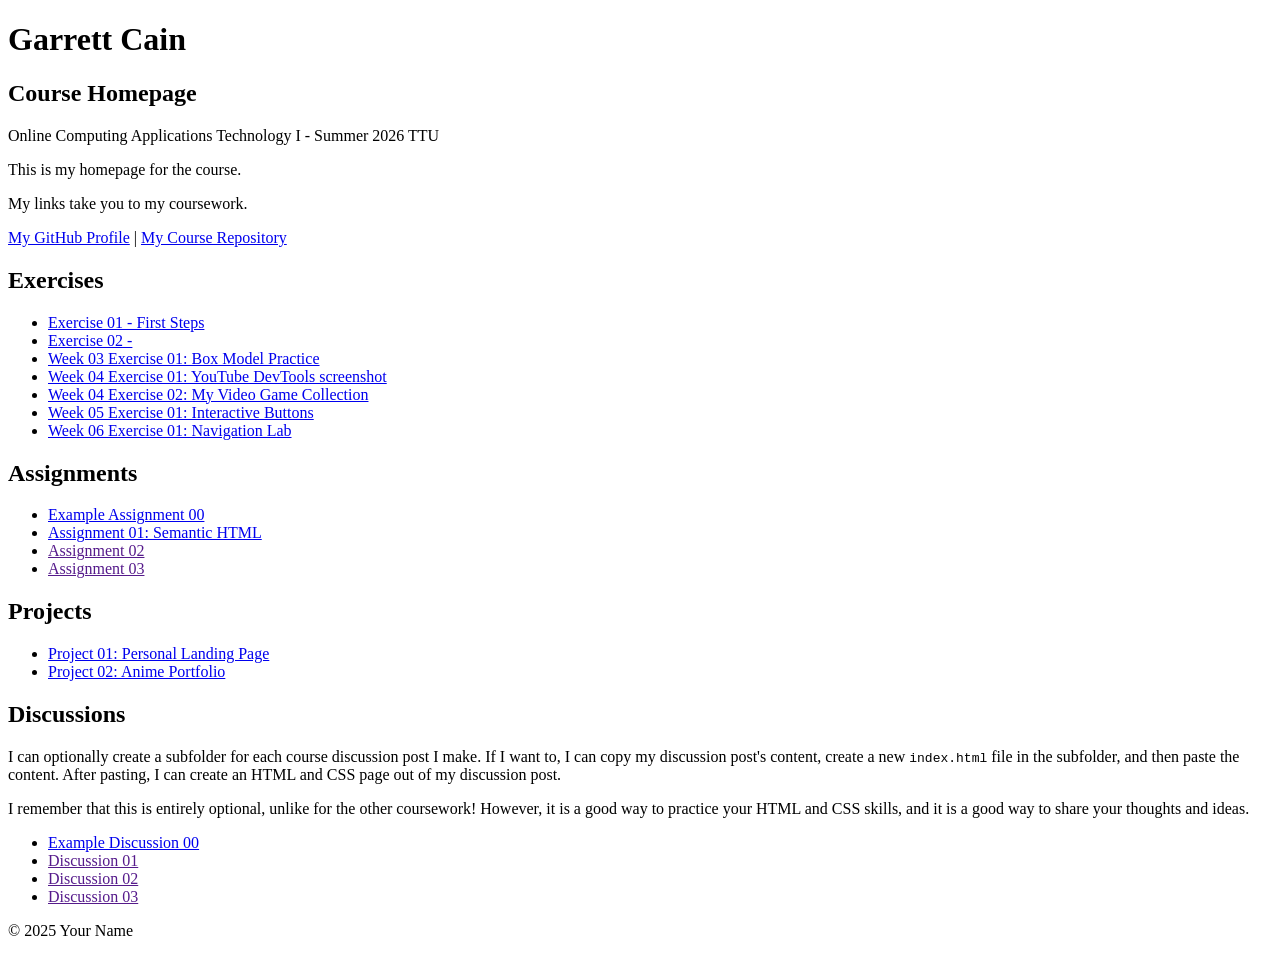
<file: index.html>
<!DOCTYPE html>

<!--

INSTRUCTIONS: HOW TO CHANGE THIS PAGE:

1. Change "Student Name" in the title above to your real name.

2. Change "Your Name" in the big heading below to your real name.

3. Change "your-username" to your real GitHub username in both links.

4. Change "your-repo-name" to the name of this repository.

5. Change "Course Name" to the name of your class.

6. Change "Semester Year" to match when you are taking this class.

7. Add links to your work:
    - Find the words that say "Exercise 01", "Assignment 01", etc.
    - Between the quote marks in href="", put the relative link to your work in the subfolder. You can simply link to the subfolder name. Take a look at the example folders and links to see how to do this.
    - For work not yet started/completed, you can leave the href="" blank until you are ready.
    - Change the words "Exercise 01" to match the name of the exercise. Do the same for assignments and projects. If you add your discussion posts, do the same for them.
    - Do this for each piece of work you finish.

8. You can add more links by copying a whole line like this:
    <li><a href="">New Work Name</a></li>
    Then paste it below the last one in that section.

9. Save your changes and push to GitHub when you are done. Remember you can use GitHub Desktop to help you with this.

Remember: During the course, if you want, you can style your homepage to introduce your own style and aesthetics. To start, keep this page simple and plain. This is just a template to get you started. Embrace the handcrafted approach to web design and development: change things to make them your own.

Remember: You must have a GitHub account, a new GitHub repository for this course, and this file (index.html) in that repository. 

Remember: You must create subfolders for each piece of coursework as the semester progresses.

-->

<html lang="en">
    <head>
        <meta charset="UTF-8" />
        <title>Course Homepage template</title>
        <meta charset="UTF-8" />
        <meta name="viewport" content="width=device-width, initial-scale=1.0" />
        <title>Garrett Cain - Course Homepage</title>
    </head>

    <body>
        <header>
            <h1>Garrett Cain</h1>
            <h2>Course Homepage</h2>
            <p>Online Computing Applications Technology I - Summer 2026 TTU</p>
            <p>This is my homepage for the course.</p>
            <p>My links take you to my coursework.</p>
            <nav>
                <a href="https://github.com/GCain0">My GitHub Profile</a>
                |
                <a href="https://github.com/GCain0/Course-Portfolio-">My Course Repository</a>
            </nav>
        </header>

        <main>
            <section>
                <h2>Exercises</h2>
                <ul>
        
                    <li><a href="https://codepen.io/GCain0/pen/VYmGEZQ">Exercise 01 - First Steps</a></li>
                    <li><a href="https://www.webdesignmuseum.org/gallery/xbox-2004">Exercise 02 - </a></li>
                    <li><a href="week-03-exercise-01/">Week 03 Exercise 01: Box Model Practice</a></li>
                    <li><a href="week-04-exercise-01/">Week 04 Exercise 01: YouTube DevTools screenshot</a></li>
                    <li><a href="week-04-exercise-02/">Week 04 Exercise 02: My Video Game Collection</a></li>
                    <li><a href="week-05-exercise-01/">Week 05 Exercise 01: Interactive Buttons</a></li>
                    <li><a href="week-06-exercise-01/">Week 06 Exercise 01: Navigation Lab</a></li>
                    

                </ul>
            </section>

            <section>
                <h2>Assignments</h2>
                <ul>
                    <li>
                        <a href="example-assignment-00/">
                            Example Assignment 00
                        </a>
                    </li>
                    <li><a href="assignment-01/">Assignment 01: Semantic HTML</a></li>
                    <li><a href="">Assignment 02</a></li>
                    <li><a href="">Assignment 03</a></li>
                </ul>
            </section>

            <section>
                <h2>Projects</h2>
                <ul>
                    <li>
                        <a href="project-01/">Project 01: Personal Landing Page</a>
                    </li>
                    <li>
                        <a href="project-02/">Project 02: Anime Portfolio</a>
                    </li>
    
                </ul>
            </section>

            <section>
                <h2>Discussions</h2>
                <p>
                    I can optionally create a subfolder for each course
                    discussion post I make. If I want to, I can copy my
                    discussion post's content, create a new
                    <code>index.html</code>
                    file in the subfolder, and then paste the content. After
                    pasting, I can create an HTML and CSS page out of my
                    discussion post.
                </p>
                <p>
                    I remember that this is entirely optional, unlike for the
                    other coursework! However, it is a good way to practice your
                    HTML and CSS skills, and it is a good way to share your
                    thoughts and ideas.
                </p>
                <ul>
                    <li>
                        <a href="example-discussion-00/">
                            Example Discussion 00
                        </a>
                    </li>
                    <li><a href="">Discussion 01</a></li>
                    <li><a href="">Discussion 02</a></li>
                    <li><a href="">Discussion 03</a></li>
                </ul>
            </section>
        </main>

        <footer>
            <p>&copy; 2025 Your Name</p>
        </footer>
    </body>
</html>
</file>
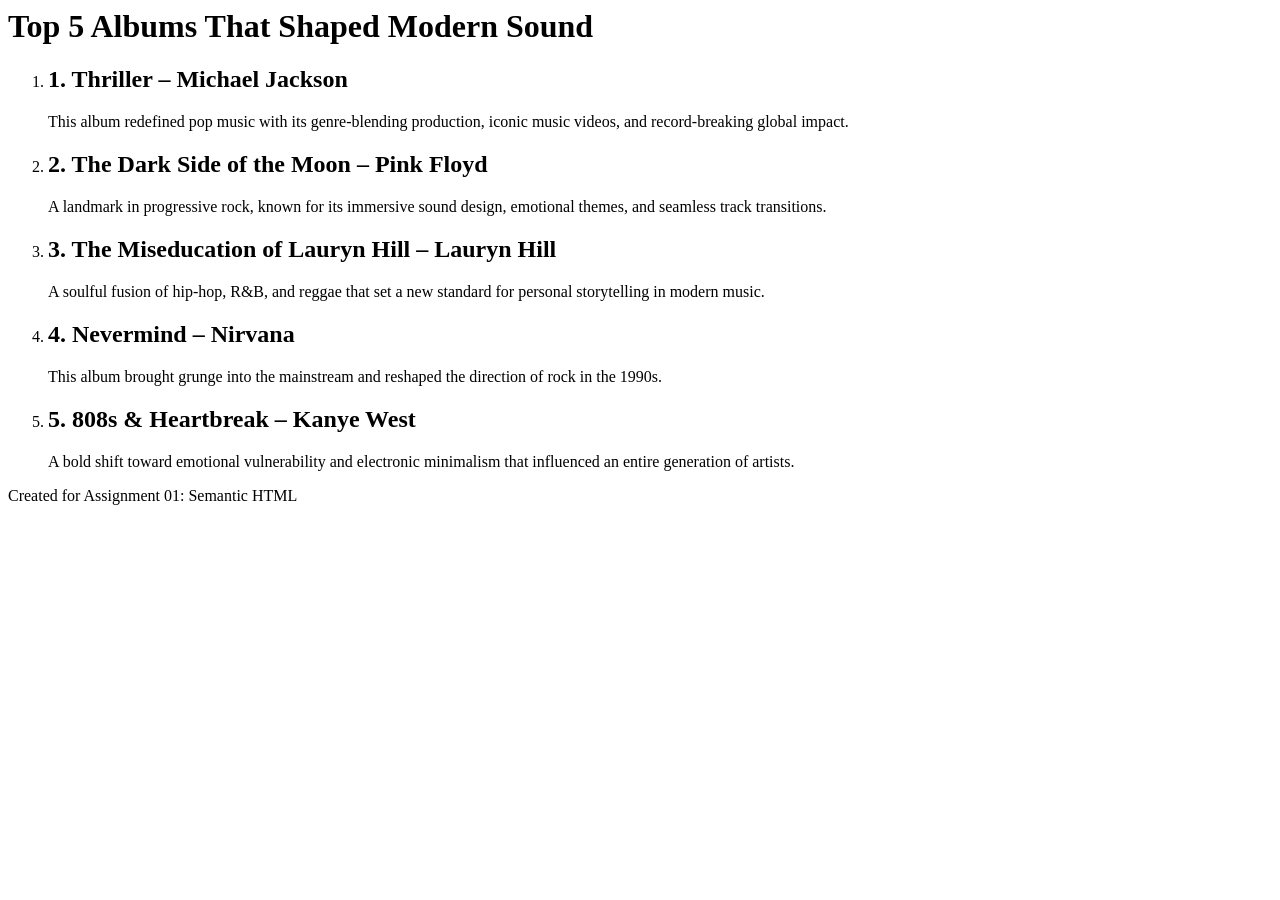
<file: assignment-01/index.html>
<head>
    <meta charset="UTF-8">
    <meta name="viewport" content="width=device-width, initial-scale=1.0">
    <title>Top 5 Albums That Shaped Modern Sound</title>
</head>
<body>

    <header>
        <h1>Top 5 Albums That Shaped Modern Sound</h1>
    </header>

    <main>
        <ol>
            <li>
                <h2>1. Thriller – Michael Jackson</h2>
                <p>This album redefined pop music with its genre‑blending production, iconic music videos, and record‑breaking global impact.</p>
            </li>

            <li>
                <h2>2. The Dark Side of the Moon – Pink Floyd</h2>
                <p>A landmark in progressive rock, known for its immersive sound design, emotional themes, and seamless track transitions.</p>
            </li>

            <li>
                <h2>3. The Miseducation of Lauryn Hill – Lauryn Hill</h2>
                <p>A soulful fusion of hip‑hop, R&B, and reggae that set a new standard for personal storytelling in modern music.</p>
            </li>

            <li>
                <h2>4. Nevermind – Nirvana</h2>
                <p>This album brought grunge into the mainstream and reshaped the direction of rock in the 1990s.</p>
            </li>

            <li>
                <h2>5. 808s & Heartbreak – Kanye West</h2>
                <p>A bold shift toward emotional vulnerability and electronic minimalism that influenced an entire generation of artists.</p>
            </li>
        </ol>
    </main>

    <footer>
        <p>Created for Assignment 01: Semantic HTML</p>
    </footer>

</body>
</html>
</file>
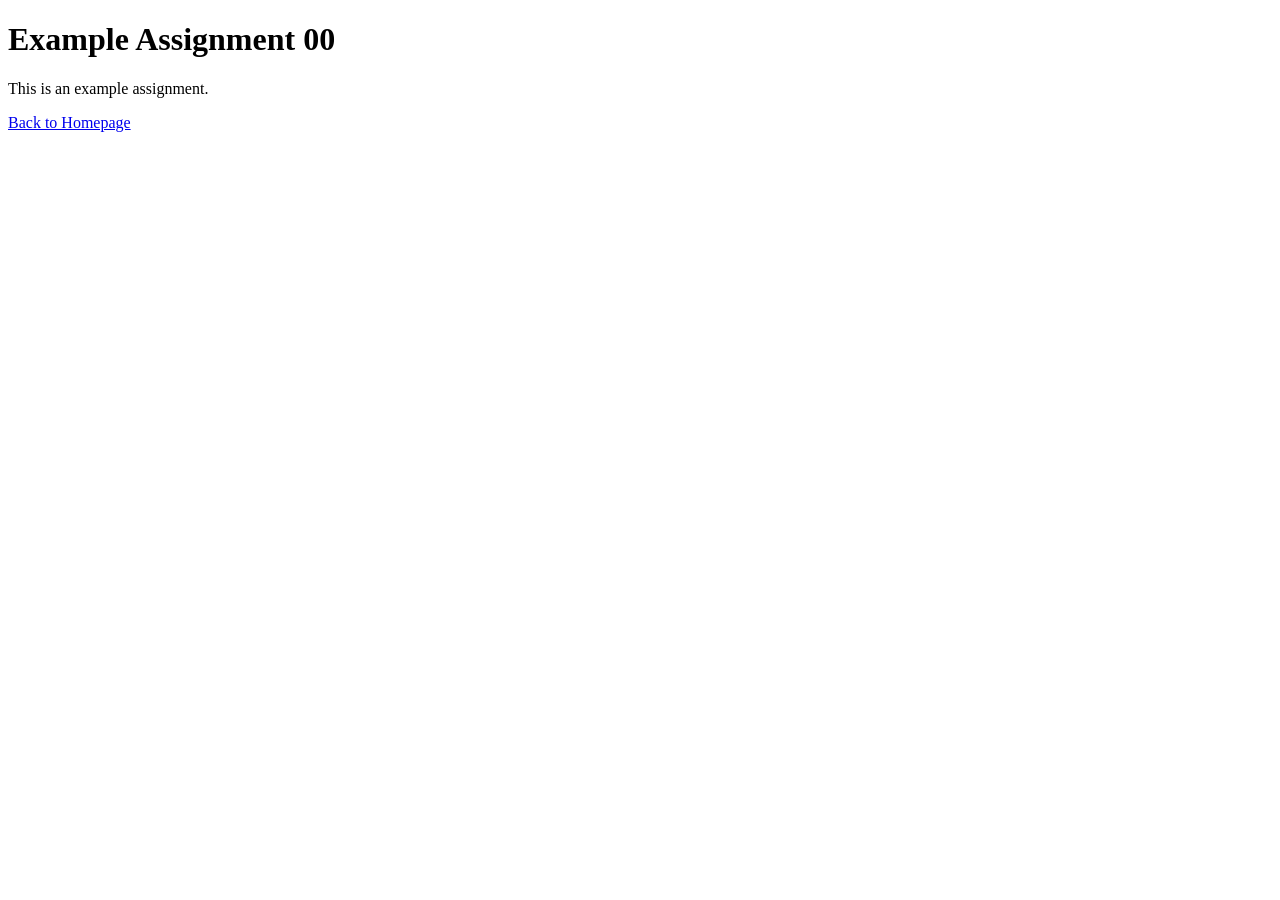
<file: example-assignment-00/index.html>
<!DOCTYPE html>
<html lang="en">
    <head>
        <meta charset="UTF-8" />
        <meta name="viewport" content="width=device-width, initial-scale=1.0" />
        <title>Example Assignment 00</title>
    </head>
    <body>
        <h1>Example Assignment 00</h1>
        <p>This is an example assignment.</p>
        <a href="../index.html">Back to Homepage</a>
    </body>
</html>
</file>
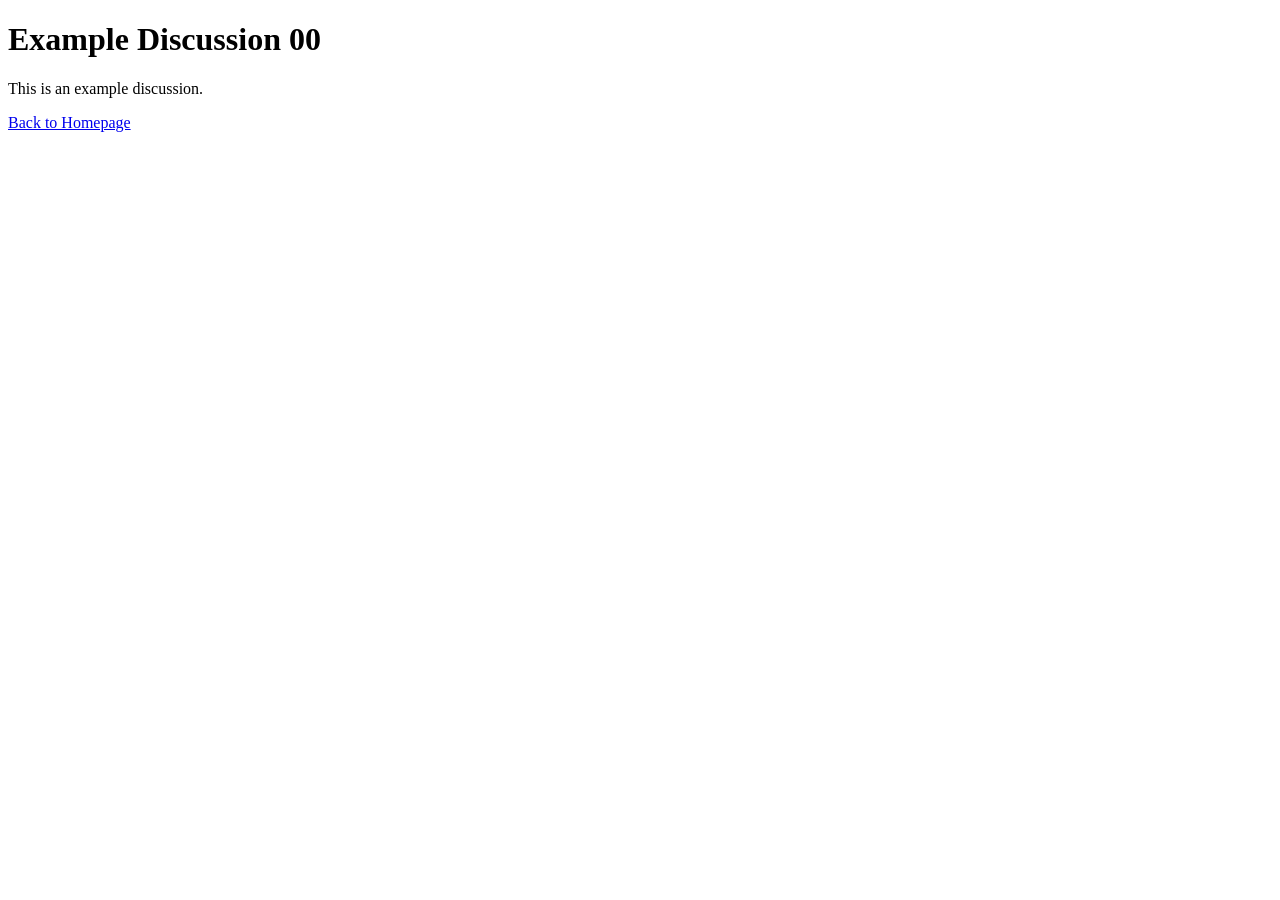
<file: example-discussion-00/index.html>
<!DOCTYPE html>
<html lang="en">
    <head>
        <meta charset="UTF-8" />
        <meta name="viewport" content="width=device-width, initial-scale=1.0" />
        <title>Example Discussion 00</title>
    </head>
    <body>
        <h1>Example Discussion 00</h1>
        <p>This is an example discussion.</p>
        <a href="../index.html">Back to Homepage</a>
    </body>
</html>
</file>
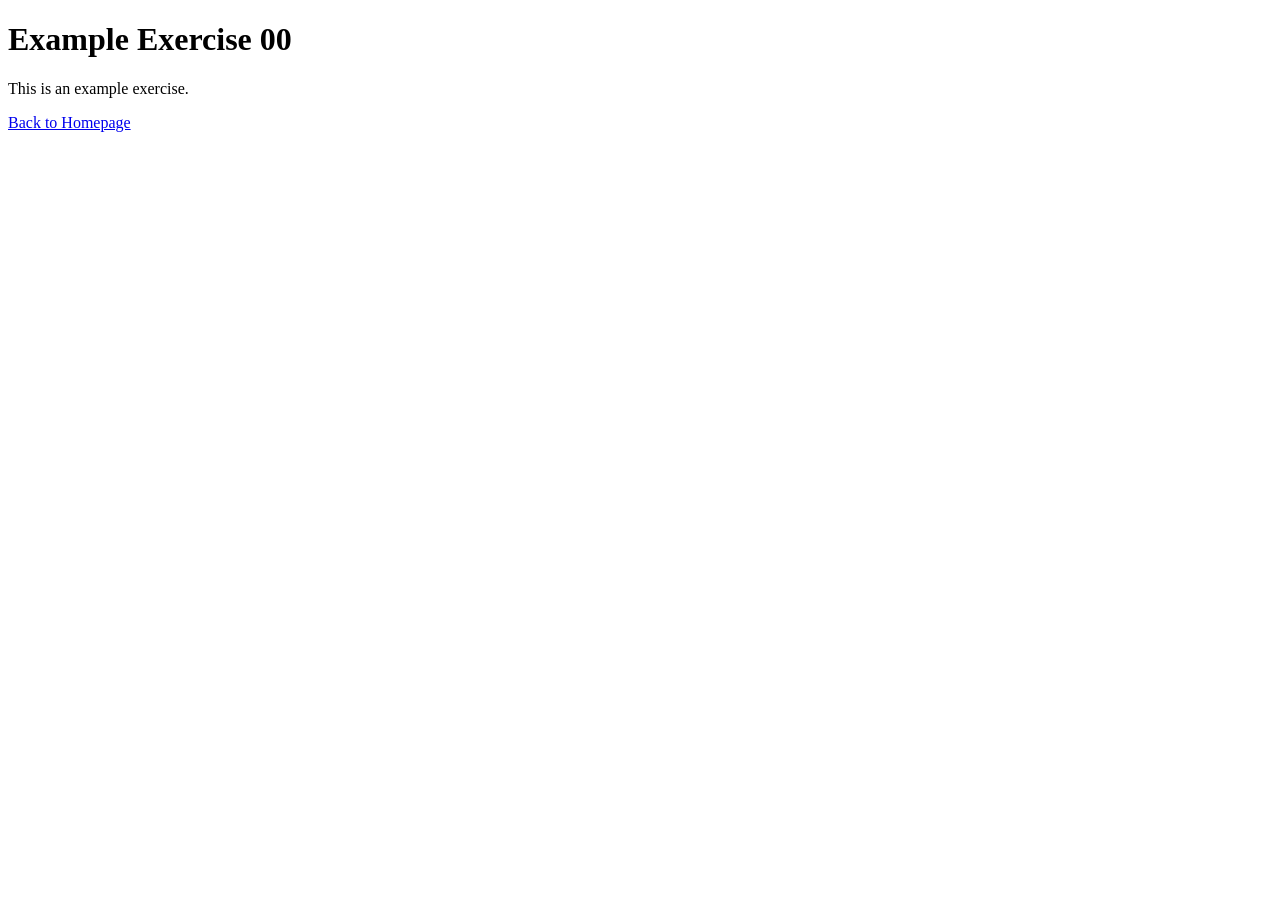
<file: example-exercise-00/index.html>
<!DOCTYPE html>
<html lang="en">
    <head>
        <meta charset="UTF-8" />
        <meta name="viewport" content="width=device-width, initial-scale=1.0" />
        <title>Example Exercise 00</title>
    </head>
    <body>
        <h1>Example Exercise 00</h1>
        <p>This is an example exercise.</p>
        <a href="../index.html">Back to Homepage</a>
    </body>
</html>
</file>
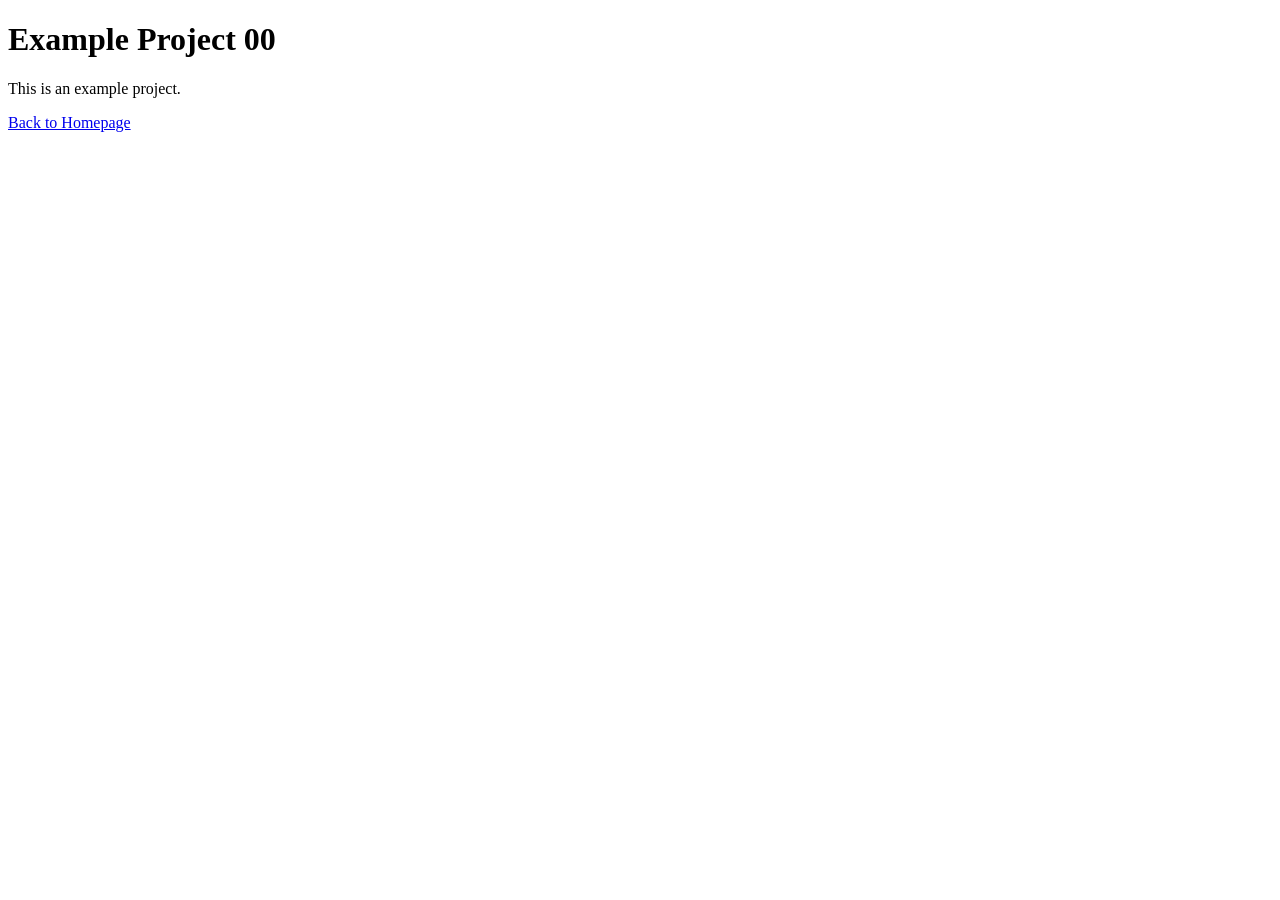
<file: example-project-00/index.html>
<!DOCTYPE html>
<html lang="en">
    <head>
        <meta charset="UTF-8" />
        <meta name="viewport" content="width=device-width, initial-scale=1.0" />
        <title>Example Project 00</title>
    </head>
    <body>
        <h1>Example Project 00</h1>
        <p>This is an example project.</p>
        <a href="../index.html">Back to Homepage</a>
    </body>
</html>
</file>
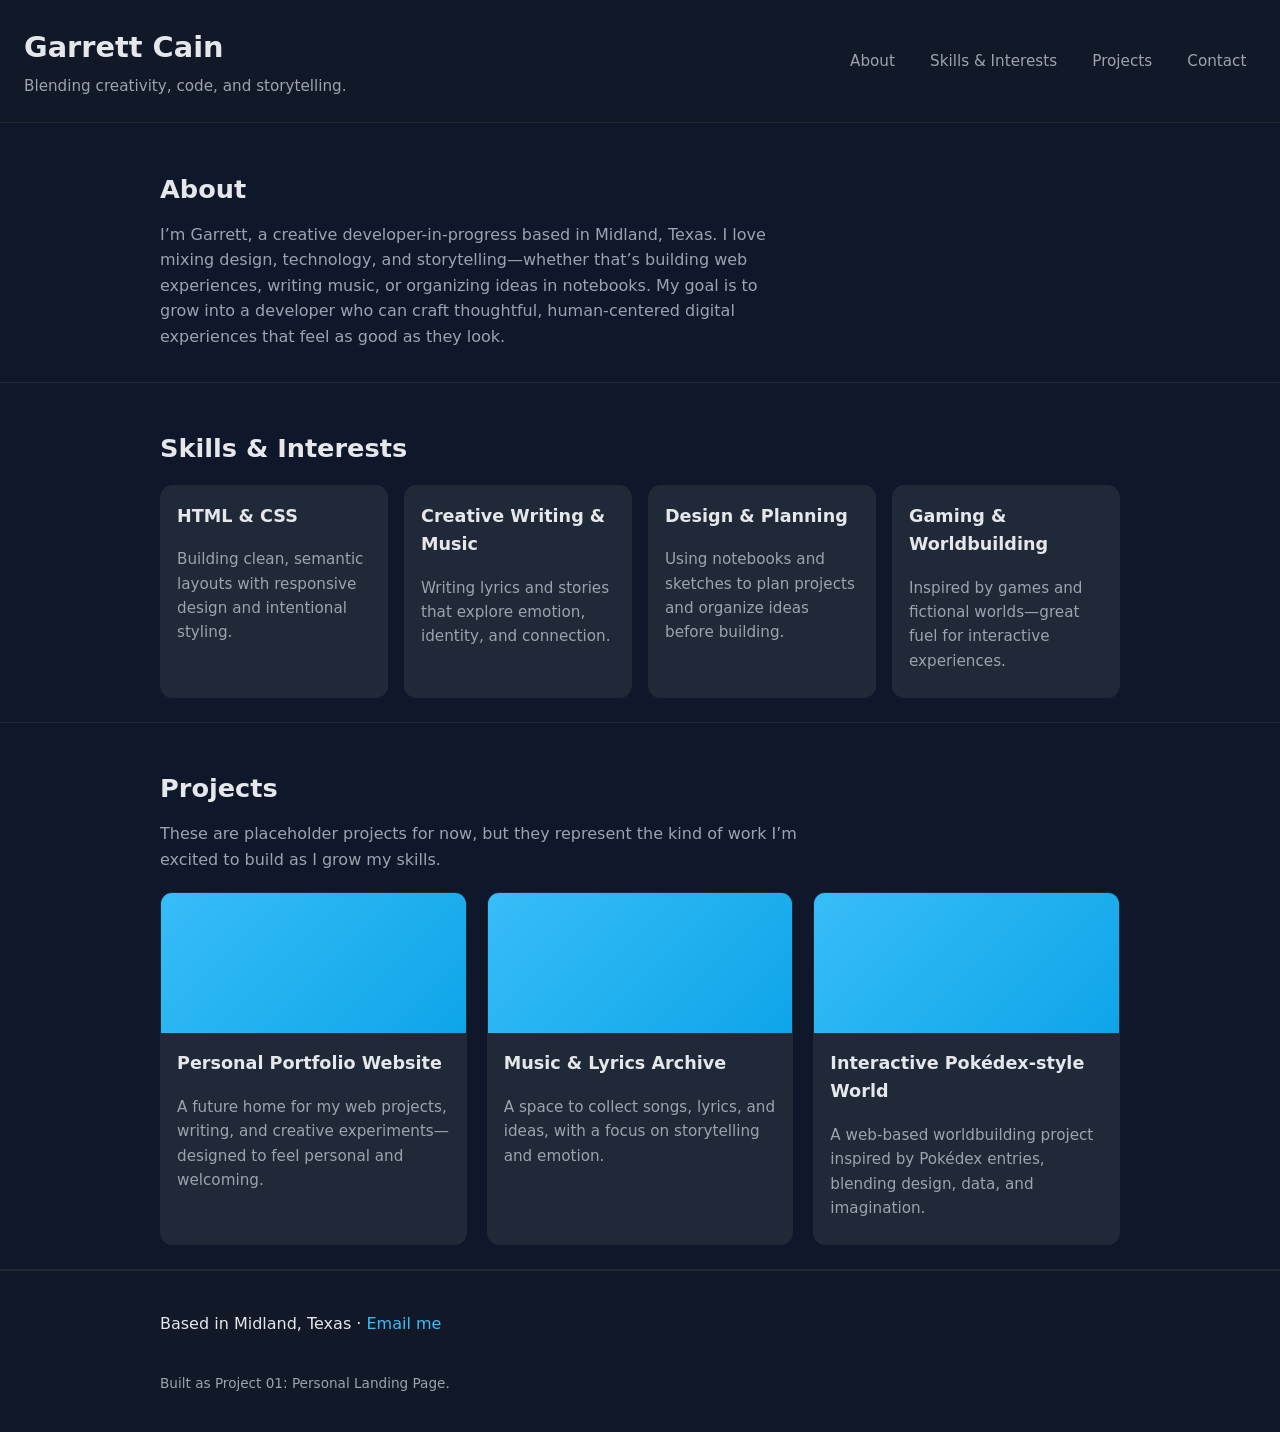
<file: project-01/index.html>
<!DOCTYPE html>
<html lang="en">
<head>
  <meta charset="UTF-8" />
  <meta name="viewport" content="width=device-width, initial-scale=1.0" />
  <title>Garrett Cain | Personal Landing Page</title>
  <link rel="stylesheet" href="style.css" />
</head>
<body>
  <header class="site-header">
    <div class="logo-area">
      <h1>Garrett Cain</h1>
      <p class="tagline">Blending creativity, code, and storytelling.</p>
    </div>
    <nav class="site-nav">
      <ul>
        <li><a href="#about">About</a></li>
        <li><a href="#skills">Skills & Interests</a></li>
        <li><a href="#projects">Projects</a></li>
        <li><a href="#contact">Contact</a></li>
      </ul>
    </nav>
  </header>

  <main>
    <section id="about" class="section about-section">
      <div class="section-inner">
        <h2>About</h2>
        <p>
          I’m Garrett, a creative developer-in-progress based in Midland, Texas.
          I love mixing design, technology, and storytelling—whether that’s
          building web experiences, writing music, or organizing ideas in
          notebooks. My goal is to grow into a developer who can craft thoughtful,
          human-centered digital experiences that feel as good as they look.
        </p>
      </div>
    </section>

    <section id="skills" class="section skills-section">
      <div class="section-inner">
        <h2>Skills & Interests</h2>
        <div class="skills-grid">
          <article class="skill-card">
            <h3>HTML & CSS</h3>
            <p>
              Building clean, semantic layouts with responsive design and
              intentional styling.
            </p>
          </article>
          <article class="skill-card">
            <h3>Creative Writing & Music</h3>
            <p>
              Writing lyrics and stories that explore emotion, identity, and
              connection.
            </p>
          </article>
          <article class="skill-card">
            <h3>Design & Planning</h3>
            <p>
              Using notebooks and sketches to plan projects and organize ideas
              before building.
            </p>
          </article>
          <article class="skill-card">
            <h3>Gaming & Worldbuilding</h3>
            <p>
              Inspired by games and fictional worlds—great fuel for interactive
              experiences.
            </p>
          </article>
        </div>
      </div>
    </section>

    <section id="projects" class="section projects-section">
      <div class="section-inner">
        <h2>Projects</h2>
        <p class="section-intro">
          These are placeholder projects for now, but they represent the kind of
          work I’m excited to build as I grow my skills.
        </p>
        <div class="projects-grid">
          <article class="project-card">
            <div class="project-image"></div>
            <div class="project-content">
              <h3>Personal Portfolio Website</h3>
              <p>
                A future home for my web projects, writing, and creative
                experiments—designed to feel personal and welcoming.
              </p>
            </div>
          </article>
          <article class="project-card">
            <div class="project-image"></div>
            <div class="project-content">
              <h3>Music & Lyrics Archive</h3>
              <p>
                A space to collect songs, lyrics, and ideas, with a focus on
                storytelling and emotion.
              </p>
            </div>
          </article>
          <article class="project-card">
            <div class="project-image"></div>
            <div class="project-content">
              <h3>Interactive Pokédex-style World</h3>
              <p>
                A web-based worldbuilding project inspired by Pokédex entries,
                blending design, data, and imagination.
              </p>
            </div>
          </article>
        </div>
      </div>
    </section>
  </main>

  <footer id="contact" class="site-footer">
    <div class="footer-inner">
      <p>
        Based in Midland, Texas ·
        <a href="mailto:garcain@ttu.edu">Email me</a>
      </p>
      <p class="footer-note">
        Built as Project 01: Personal Landing Page.
      </p>
    </div>
  </footer>
</body>
</html>
</file>
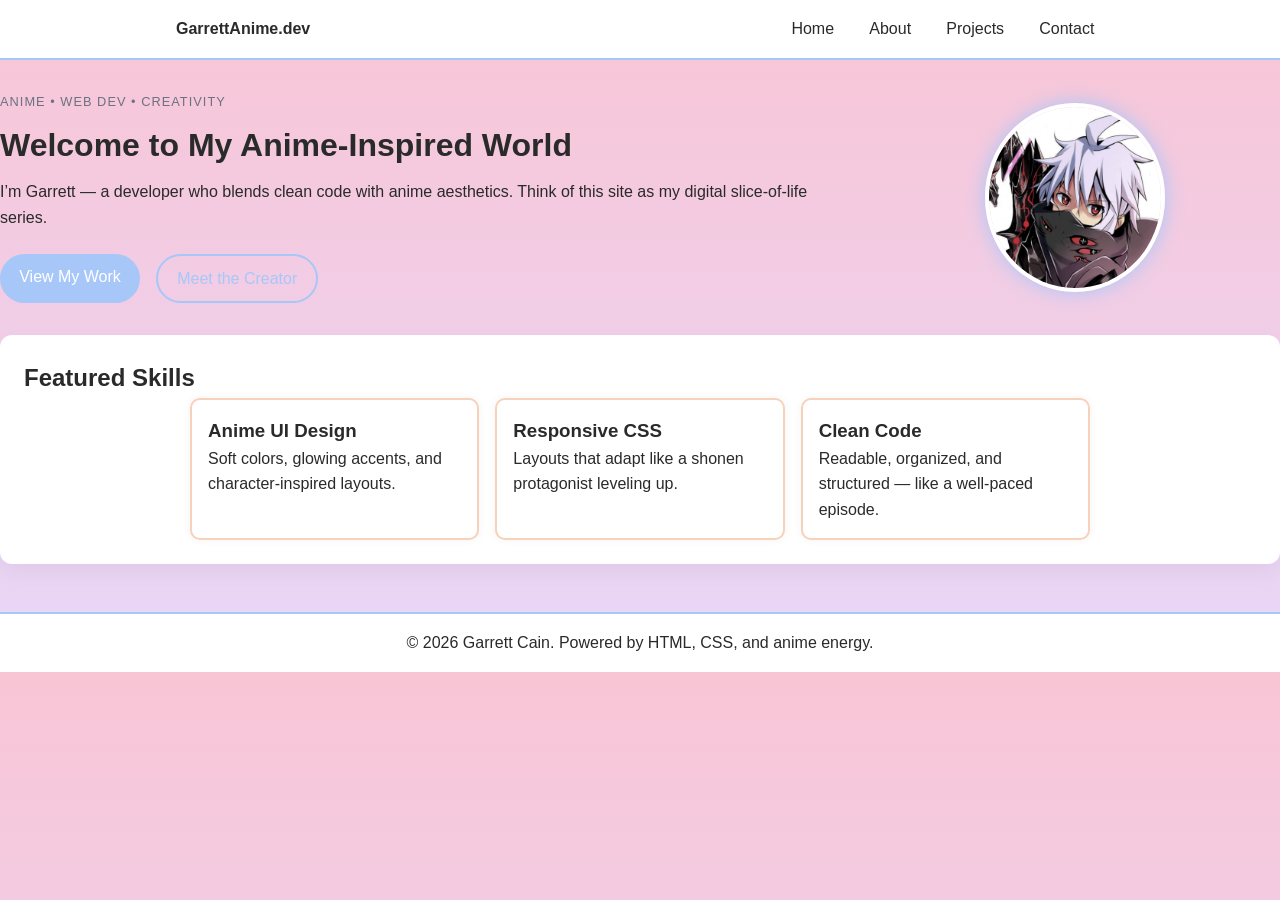
<file: project-02/index.html>
<!DOCTYPE html>
<html lang="en">
<head>
  <meta charset="UTF-8" />
  <meta name="viewport" content="width=device-width, initial-scale=1.0" />
  <title>Garrett Cain | Anime Web Developer</title>
  <link rel="stylesheet" href="style.css" />
</head>
<body>
  <header class="site-header">
    <nav class="site-nav">
      <a href="index.html" class="logo">GarrettAnime.dev</a>
      <button class="nav-toggle" aria-label="Toggle navigation">☰</button>
      <ul class="nav-links">
        <li><a href="index.html">Home</a></li>
        <li><a href="about.html">About</a></li>
        <li><a href="projects.html">Projects</a></li>
        <li><a href="contact.html">Contact</a></li>
      </ul>
    </nav>
  </header>

  <main>
    <section class="hero anime-hero">
      <div class="hero-content">
        <p class="hero-tagline">Anime • Web Dev • Creativity</p>
        <h1>Welcome to My Anime-Inspired World</h1>
        <p class="hero-text">
          I’m Garrett — a developer who blends clean code with anime aesthetics.
          Think of this site as my digital slice-of-life series.
        </p>
        <div class="hero-actions">
          <a href="projects.html" class="btn btn-primary">View My Work</a>
          <a href="about.html" class="btn btn-outline">Meet the Creator</a>
        </div>
      </div>

      <div class="hero-image">
        <img src="anime-avatar.png" alt="Anime-style avatar of Garrett" />
      </div>
    </section>

    <section class="section section-highlight">
      <h2>Featured Skills</h2>
      <div class="cards">
        <article class="card">
          <h3>Anime UI Design</h3>
          <p>Soft colors, glowing accents, and character-inspired layouts.</p>
        </article>
        <article class="card">
          <h3>Responsive CSS</h3>
          <p>Layouts that adapt like a shonen protagonist leveling up.</p>
        </article>
        <article class="card">
          <h3>Clean Code</h3>
          <p>Readable, organized, and structured — like a well-paced episode.</p>
        </article>
      </div>
    </section>
  </main>

  <footer class="site-footer">
    <p>© 2026 Garrett Cain. Powered by HTML, CSS, and anime energy.</p>
  </footer>
</body>
</html>
</file>
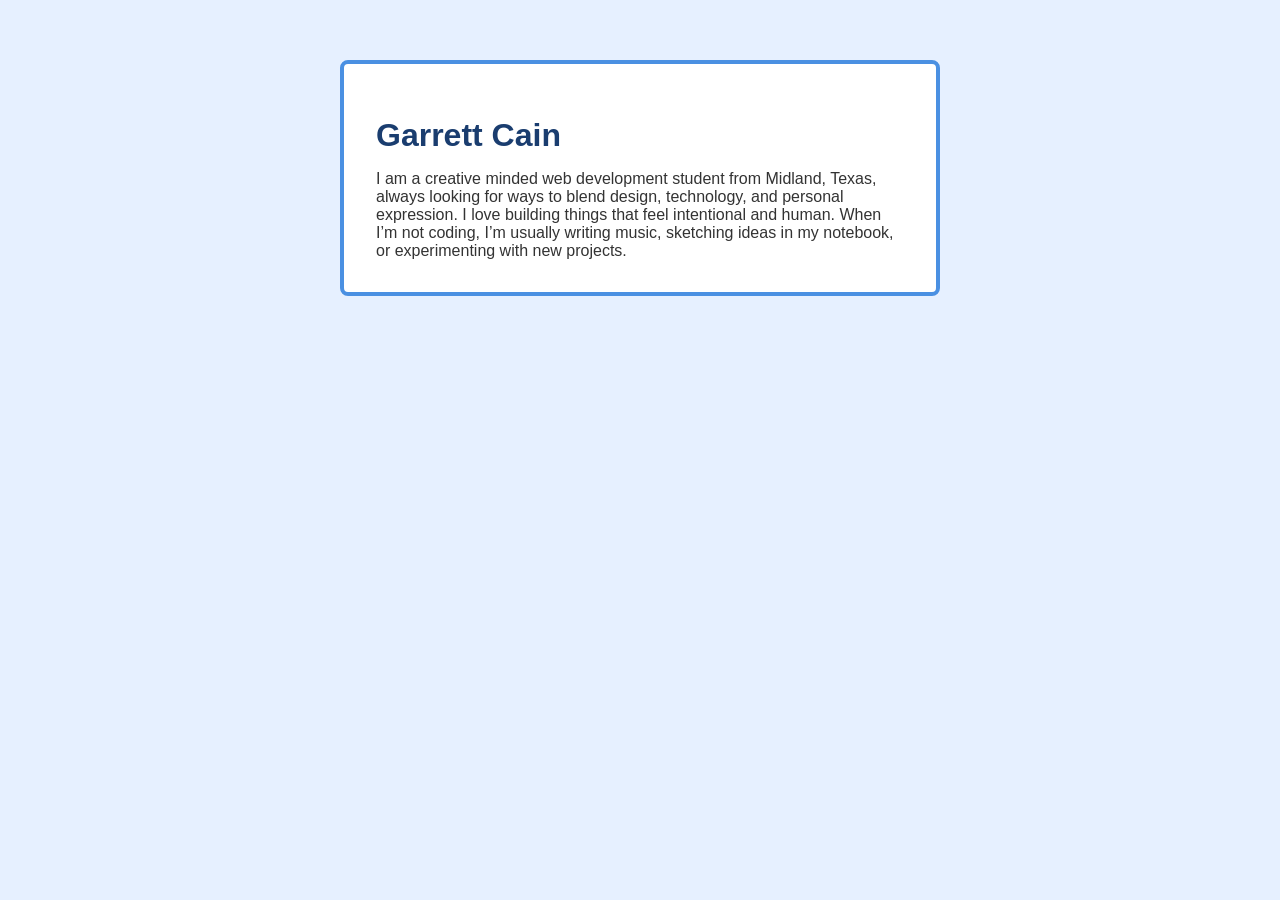
<file: week-03-exercise-01/index.html>
<!DOCTYPE html>
<html lang="en">
<head>
    <meta charset="UTF-8">
    <meta name="viewport" content="width=device-width, initial-scale=1.0">
    <title>Garrett Cain</title>
    <link rel="stylesheet" href="style.css">
</head>
<body>

    <div class="card">
        <h1>Garrett Cain</h1>
        <p>
            I am a creative minded web development student from Midland, Texas, always looking for ways to blend design, technology, and personal expression. I love building things that feel intentional and human. When I’m not coding, I’m usually writing music, sketching ideas in my notebook, or experimenting with new projects.
        </p>
    </div>

</body>
</html>
</file>
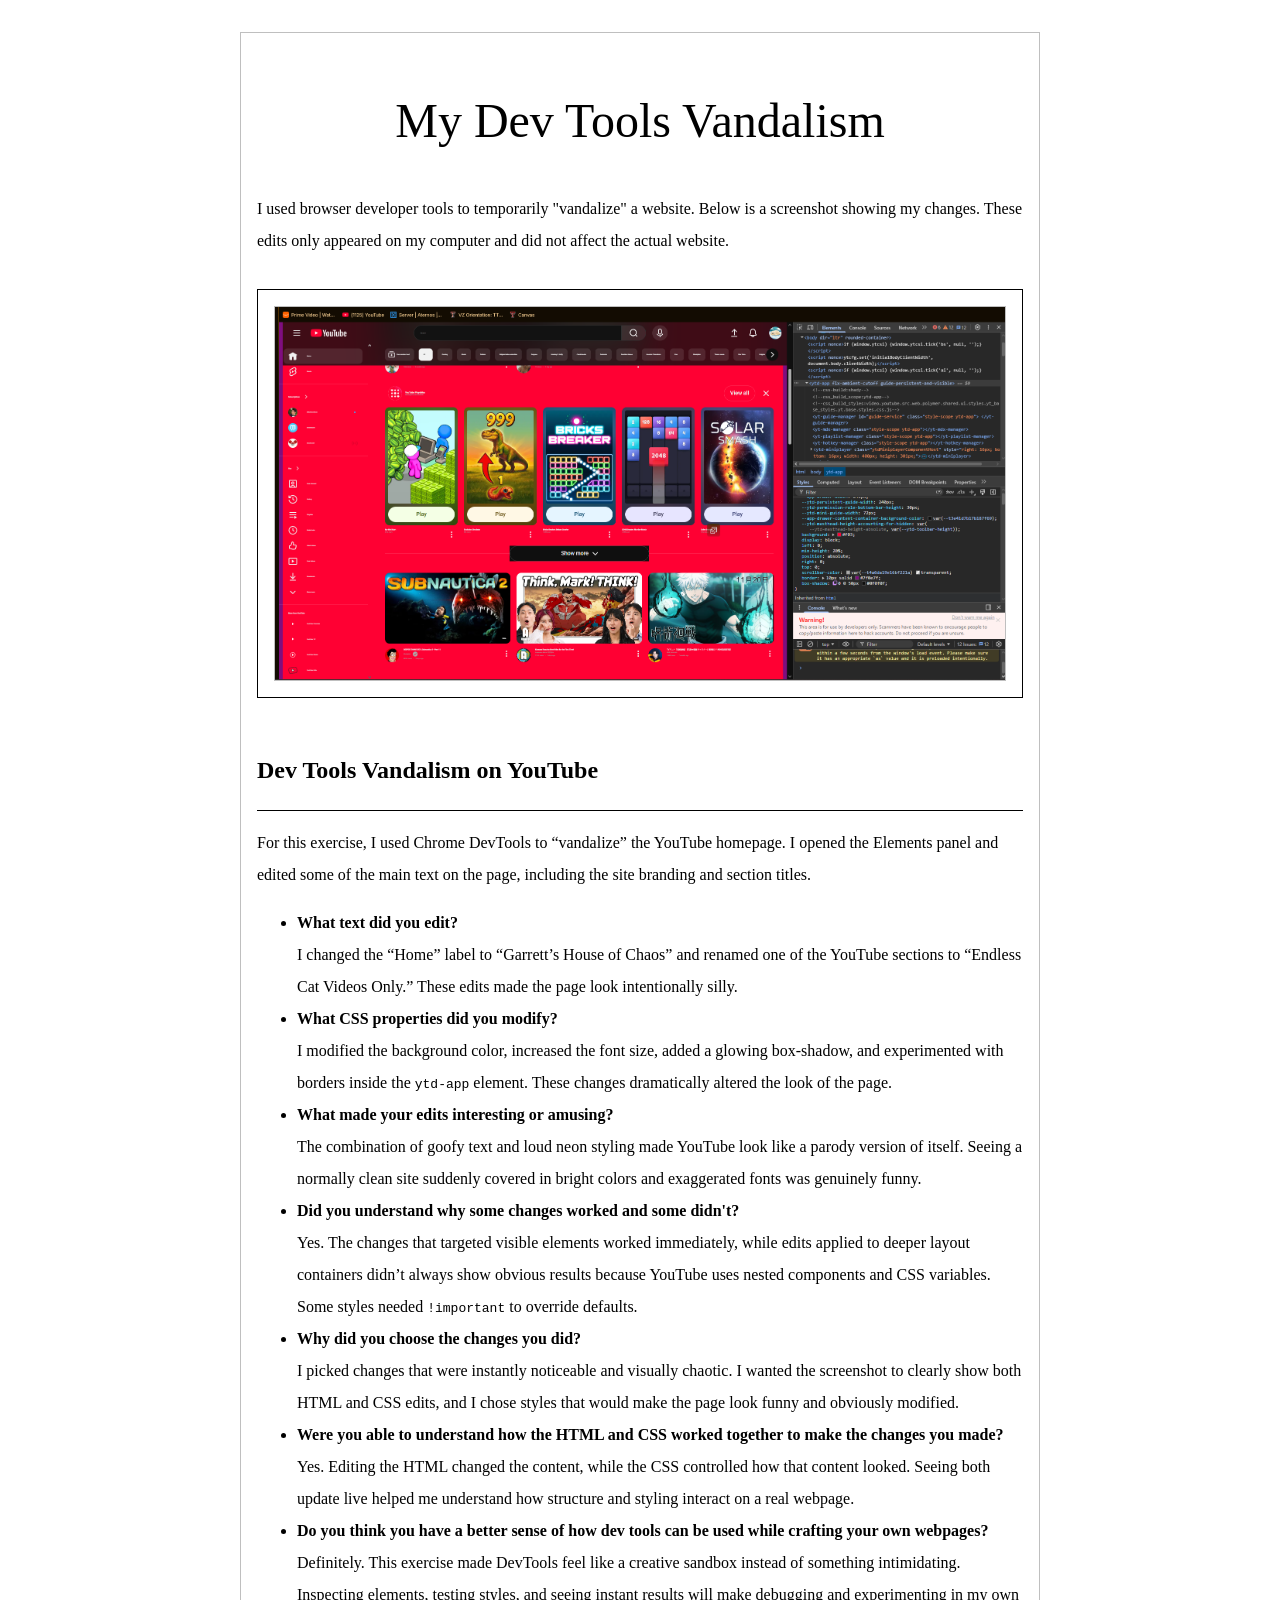
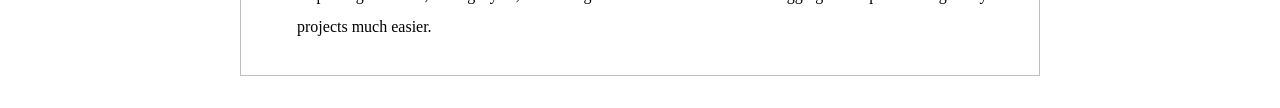
<file: week-04-exercise-01/index.html>
<!DOCTYPE html>
<html lang="en">

<head>
    <meta charset="UTF-8" />
    <meta name="viewport" content="width=device-width, initial-scale=1.0" />
    <title>Week 04 Exercise 01 - My Dev Tools Vandalism</title>
    <link rel="stylesheet" href="./style.css" />
</head>

<body>
    <main>
        <h1>My Dev Tools Vandalism</h1>
        <p>
            I used browser developer tools to temporarily "vandalize" a
            website. Below is a screenshot showing my changes. These edits
            only appeared on my computer and did not affect the actual
            website.
        </p>
        <div class="screenshot-container">
            <!-- 
                IMPORTANT: Update the src attribute below to match your screenshot filename.
                Example: If your screenshot is named "apple-dot-com-but-with-papyrus-font.png", change the line to:
                src="./apple-dot-com-but-with-papyrus-font.png"
            -->
            <img src="./youtube-devtools.png" alt="YouTube DevTools screenshot" />
        </div>
        <h2>Dev Tools Vandalism on YouTube</h2>
        <p>
            For this exercise, I used Chrome DevTools to “vandalize” the YouTube homepage. I opened the
Elements panel and edited some of the main text on the page, including the site branding and
section titles.
       <ul>
    <li>
        <strong>What text did you edit?</strong><br>
        I changed the “Home” label to “Garrett’s House of Chaos” and renamed one of the YouTube sections to “Endless Cat Videos Only.” These edits made the page look intentionally silly.
    </li>

    <li>
        <strong>What CSS properties did you modify?</strong><br>
        I modified the background color, increased the font size, added a glowing box-shadow, and experimented with borders inside the <code>ytd-app</code> element. These changes dramatically altered the look of the page.
    </li>

    <li>
        <strong>What made your edits interesting or amusing?</strong><br>
        The combination of goofy text and loud neon styling made YouTube look like a parody version of itself. Seeing a normally clean site suddenly covered in bright colors and exaggerated fonts was genuinely funny.
    </li>

    <li>
        <strong>Did you understand why some changes worked and some didn't?</strong><br>
        Yes. The changes that targeted visible elements worked immediately, while edits applied to deeper layout containers didn’t always show obvious results because YouTube uses nested components and CSS variables. Some styles needed <code>!important</code> to override defaults.
    </li>

    <li>
        <strong>Why did you choose the changes you did?</strong><br>
        I picked changes that were instantly noticeable and visually chaotic. I wanted the screenshot to clearly show both HTML and CSS edits, and I chose styles that would make the page look funny and obviously modified.
    </li>

    <li>
        <strong>Were you able to understand how the HTML and CSS worked together to make the changes you made?</strong><br>
        Yes. Editing the HTML changed the content, while the CSS controlled how that content looked. Seeing both update live helped me understand how structure and styling interact on a real webpage.
    </li>

    <li>
        <strong>Do you think you have a better sense of how dev tools can be used while crafting your own webpages?</strong><br>
        Definitely. This exercise made DevTools feel like a creative sandbox instead of something intimidating. Inspecting elements, testing styles, and seeing instant results will make debugging and experimenting in my own projects much easier.
    </li>
</ul>
        </p>
    </main>
</body>

</html>
</file>
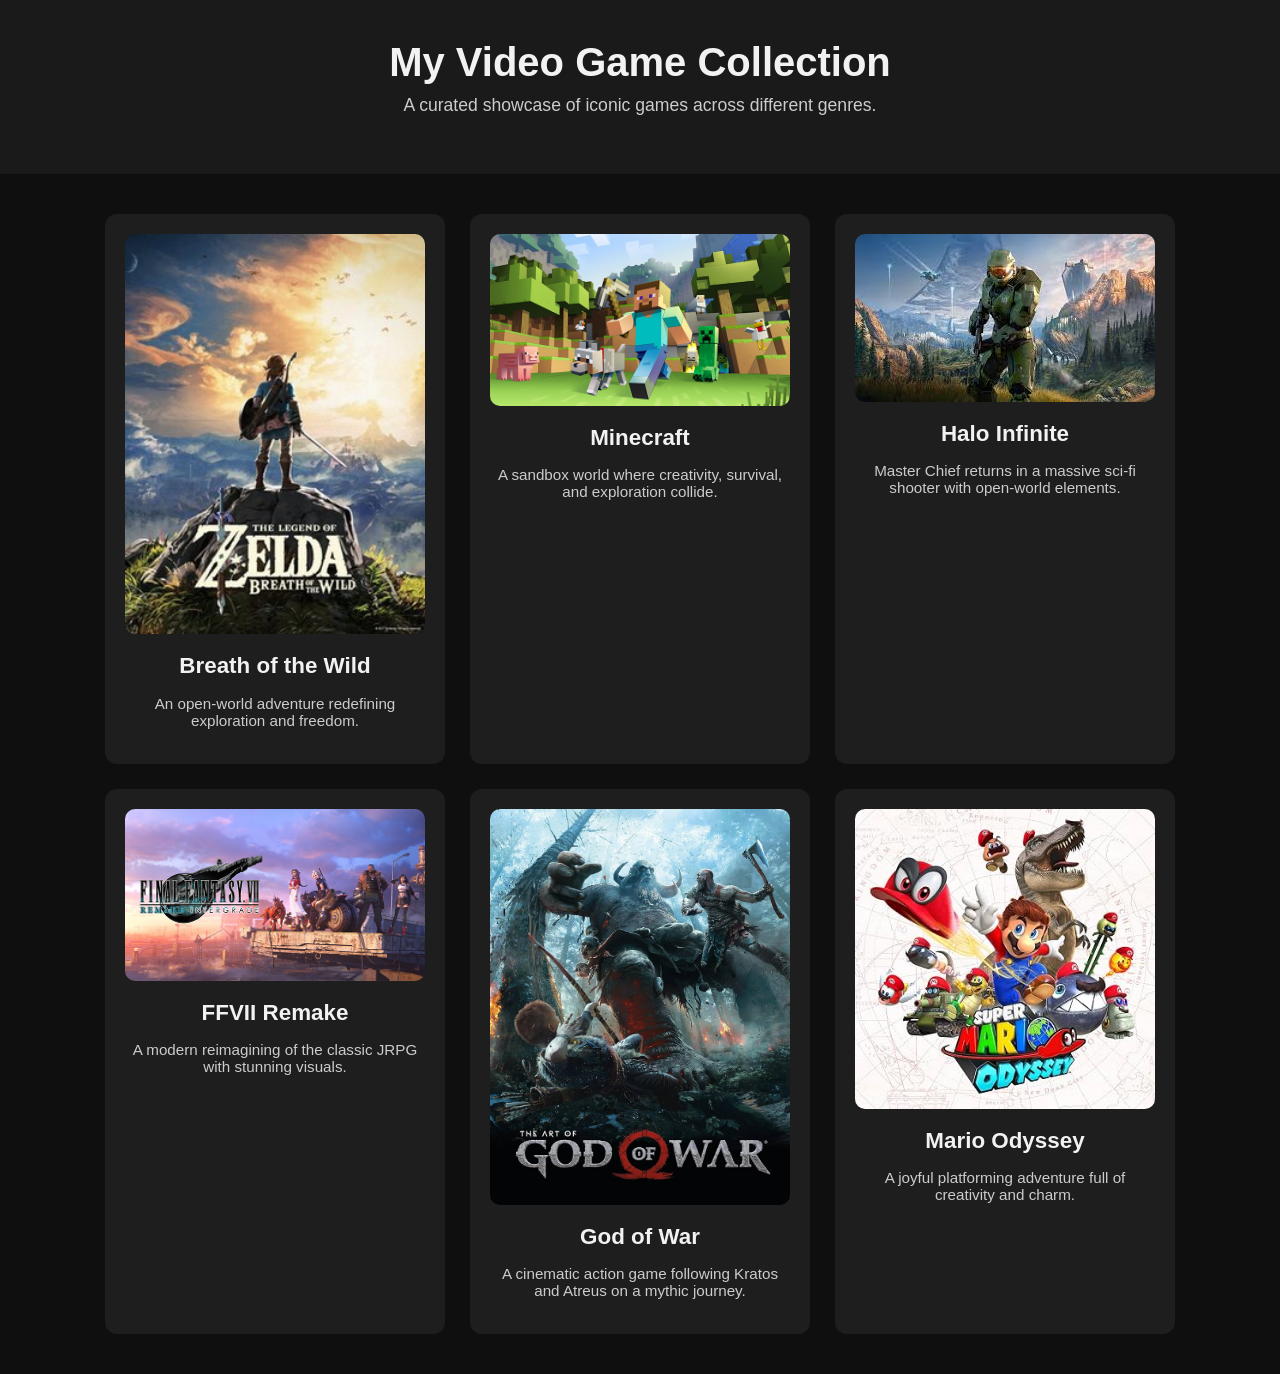
<file: week-04-exercise-02/index.html>
<!DOCTYPE html>
<html lang="en">
<head>
    <meta charset="UTF-8">
    <meta name="viewport" content="width=device-width, initial-scale=1.0">
    <title>Video Game Collection</title>
    <link rel="stylesheet" href="style.css">
</head>
<body>

    <header>
        <h1>My Video Game Collection</h1>
        <p>A curated showcase of iconic games across different genres.</p>
    </header>

    <section class="collection-container">

        <div class="collection-item">
            <img src="images-zelda.jpg" alt="The Legend of Zelda: Breath of the Wild">
            <h2>Breath of the Wild</h2>
            <p>An open‑world adventure redefining exploration and freedom.</p>
        </div>

        <div class="collection-item">
            <img src="images-minecraft.jpg" alt="Minecraft">
            <h2>Minecraft</h2>
            <p>A sandbox world where creativity, survival, and exploration collide.</p>
        </div>

        <div class="collection-item">
            <img src="images-halo.jpg" alt="Halo Infinite">
            <h2>Halo Infinite</h2>
            <p>Master Chief returns in a massive sci‑fi shooter with open‑world elements.</p>
        </div>

        <div class="collection-item">
            <img src="images-ff7.jpg" alt="Final Fantasy VII Remake">
            <h2>FFVII Remake</h2>
            <p>A modern reimagining of the classic JRPG with stunning visuals.</p>
        </div>
        
        <div class="collection-item">
            <img src="images-godofwar.jpg" alt="God of War">
            <h2>God of War</h2>
            <p>A cinematic action game following Kratos and Atreus on a mythic journey.</p>
        </div>

        <div class="collection-item">
            <img src="images-mario.jpg" alt="Super Mario Odyssey">
            <h2>Mario Odyssey</h2>
            <p>A joyful platforming adventure full of creativity and charm.</p>
        </div>

    </section>

</body>
</html>
</file>
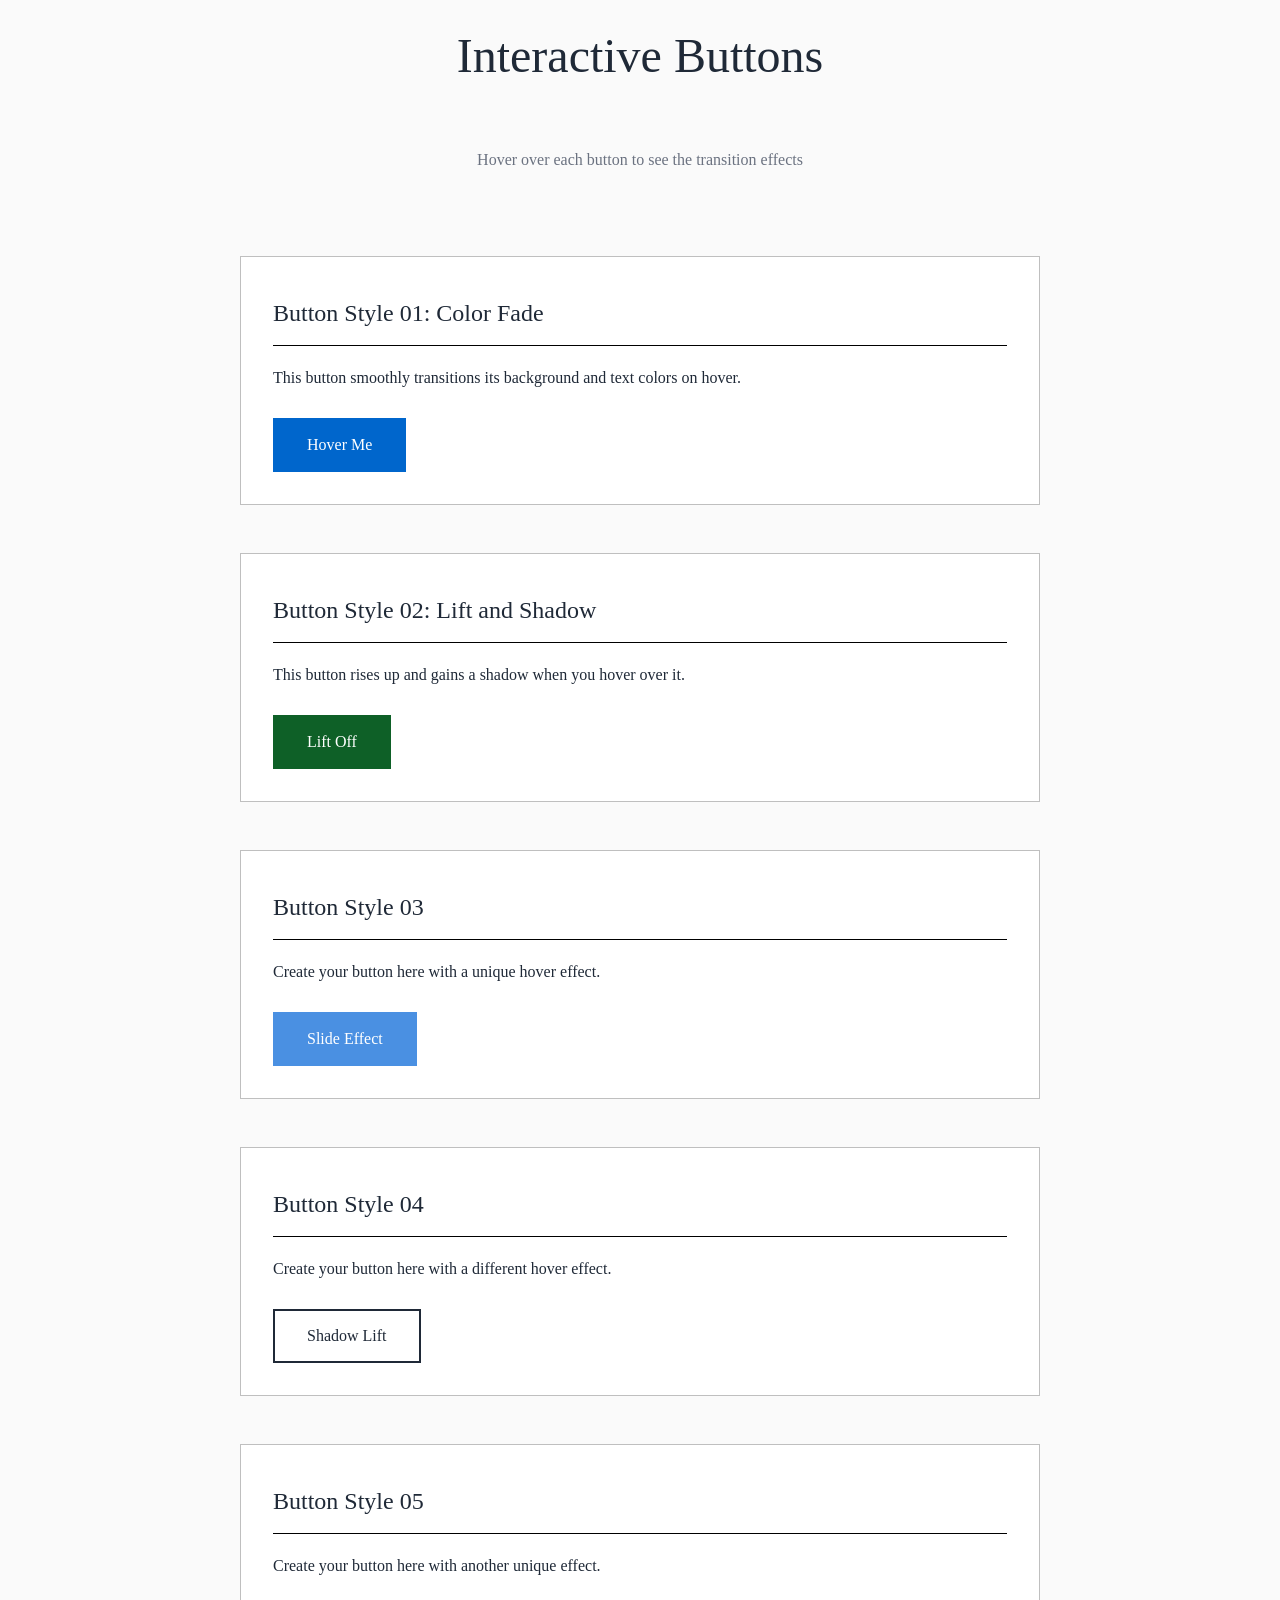
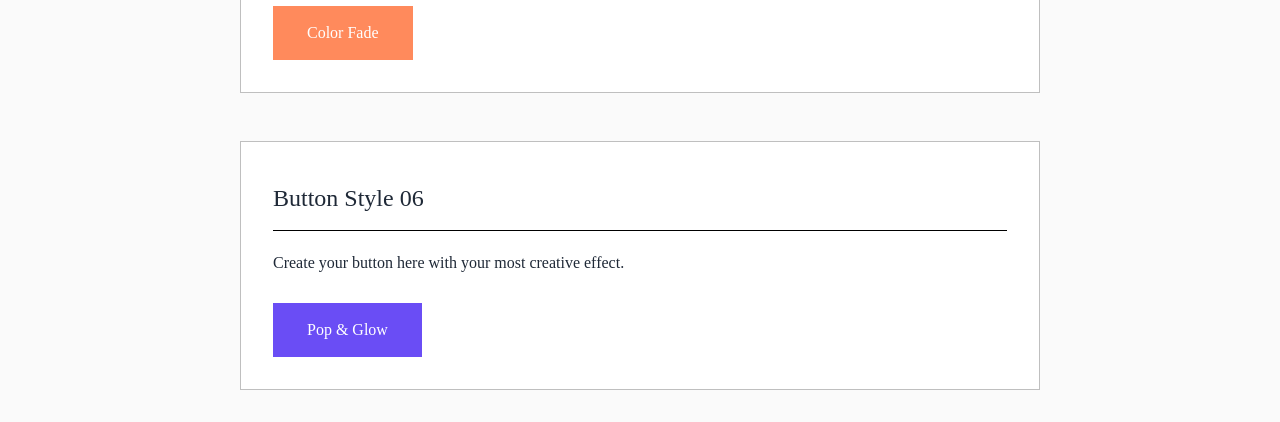
<file: week-05-exercise-01/index.html>
<!DOCTYPE html>
<html lang="en">

<head>
    <meta charset="UTF-8">
    <meta name="viewport" content="width=device-width, initial-scale=1.0">
    <title>Exercises Week 05 Exercise 01: Interactive Buttons</title>
    <link rel="stylesheet" href="./style.css">
</head>

<body>
    <div class="container">
        <h1>Interactive Buttons</h1>
        <p class="subtitle">Hover over each button to see the transition effects</p>

        <section class="button-section">
            <h2>Button Style 01: Color Fade</h2>
            <p>This button smoothly transitions its background and text colors on hover.</p>
            <button class="button-01">Hover Me</button>
        </section>

        <section class="button-section">
            <h2>Button Style 02: Lift and Shadow</h2>
            <p>This button rises up and gains a shadow when you hover over it.</p>
            <button class="button-02">Lift Off</button>
        </section>

        <section class="button-section">
            <h2>Button Style 03</h2>
            <p>Create your button here with a unique hover effect.</p>
            <button class="button-03">Slide Effect</button>
        </section>

        <section class="button-section">
            <h2>Button Style 04</h2>
            <p>Create your button here with a different hover effect.</p>
            <button class="button-04">Shadow Lift</button>
        </section>

        <section class="button-section">
            <h2>Button Style 05</h2>
            <p>Create your button here with another unique effect.</p>
            <button class="button-05">Color Fade</button>
        </section>

        <section class="button-section">
            <h2>Button Style 06</h2>
            <p>Create your button here with your most creative effect.</p>
            <button class="button-06">Pop & Glow</button>
        </section>
    </div>
</body>

</html>
</file>
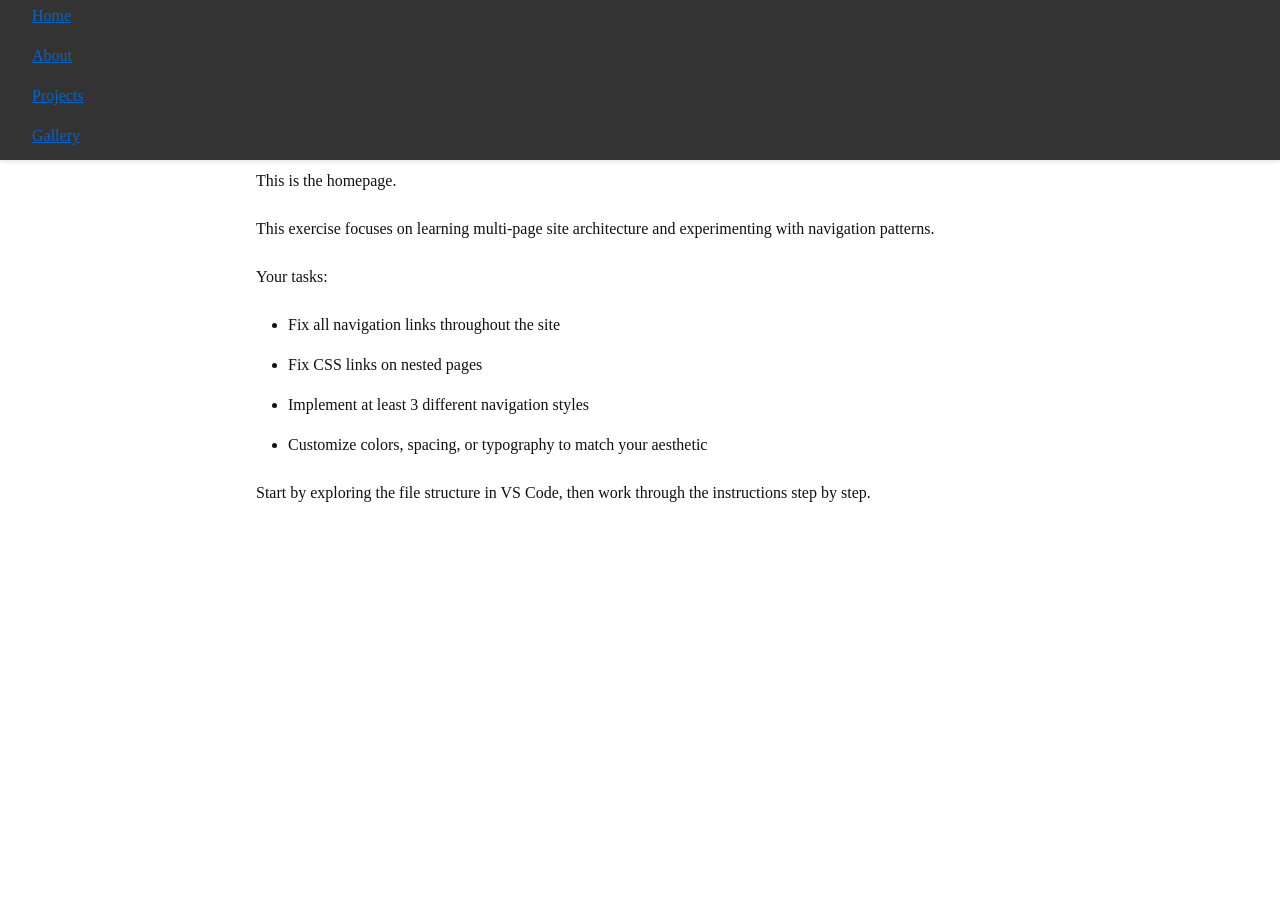
<file: week-06-exercise-01/index.html>
<!DOCTYPE html>
<html lang="en">

<head>
  <meta charset="UTF-8">
  <meta name="viewport" content="width=device-width, initial-scale=1.0">
  <title>Navigation Lab - Home</title>
  <link rel="stylesheet" href="css/style.css">
</head>

<body>

 <nav class="nav-horizontal">
  <ul>
    <li><a href="index.html">Home</a></li>
    <li><a href="about.html">About</a></li>
    <li><a href="projects/index.html">Projects</a></li>
    <li><a href="gallery/index.html">Gallery</a></li>
  </ul>
 </nav>


  <main>
    <h1>Welcome to the Navigation Lab</h1>

    <p>This is the homepage.</p>
    <p>This exercise focuses on learning multi-page site architecture and experimenting with navigation patterns.</p>

    <p>Your tasks:</p>
    <ul>
      <li>Fix all navigation links throughout the site</li>
      <li>Fix CSS links on nested pages</li>
      <li>Implement at least 3 different navigation styles</li>
      <li>Customize colors, spacing, or typography to match your aesthetic</li>
    </ul>

    <p>Start by exploring the file structure in VS Code, then work through the instructions step by step.</p>
  </main>

</body>

</html>
</file>
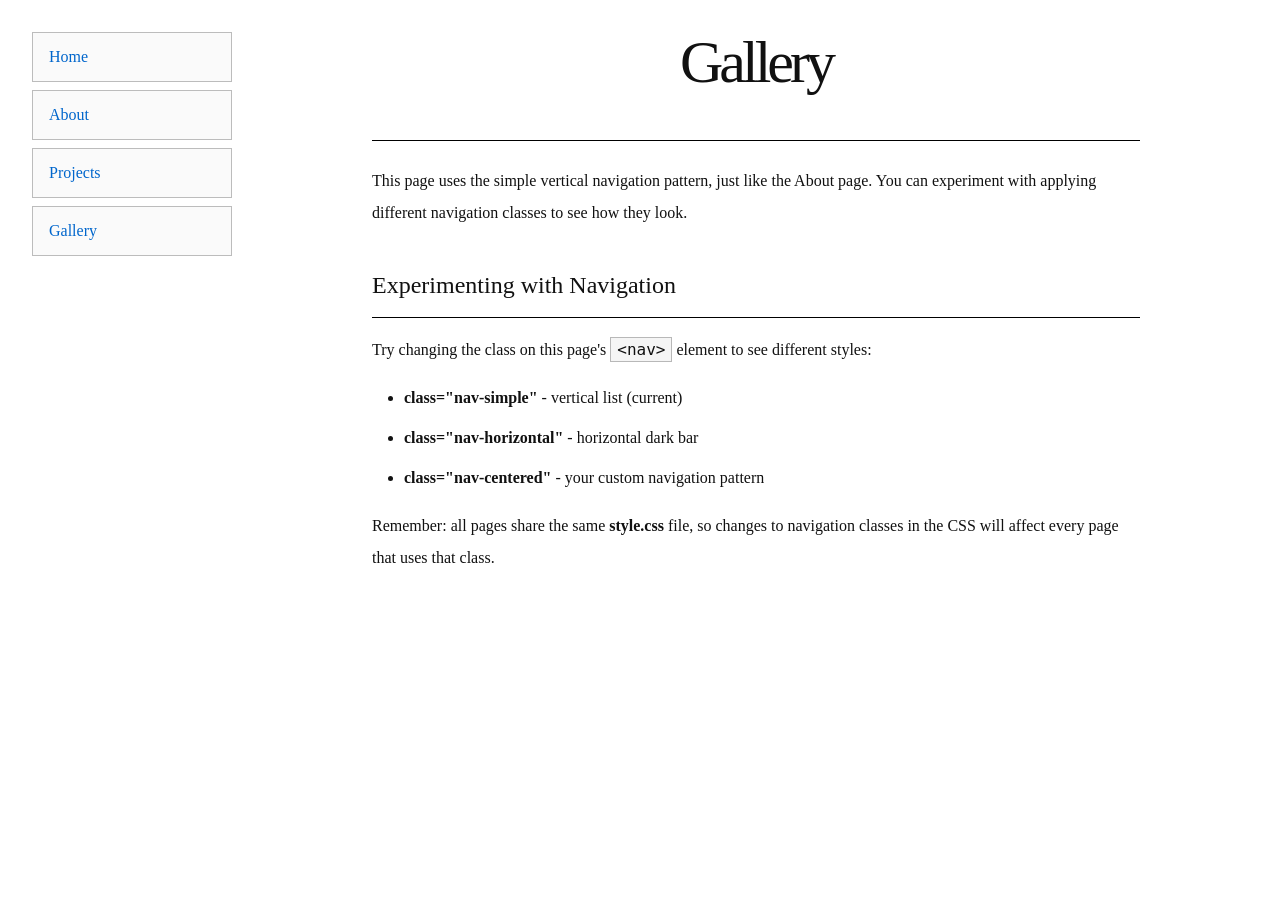
<file: week-06-exercise-01/gallery/index.html>
<!DOCTYPE html>
<html lang="en">

<head>
  <meta charset="UTF-8">
  <meta name="viewport" content="width=device-width, initial-scale=1.0">
  <title>Navigation Lab - Gallery</title>
  <link rel="stylesheet" href="../css/style.css">
</head>

<body>

  <nav class="nav-simple">
    <ul>
      <li><a href="../index.html">Home</a></li>
      <li><a href="../about.html">About</a></li>
      <li><a href="../projects/index.html">Projects</a></li>
      <li><a href="index.html">Gallery</a></li>
    </ul>
  </nav>

  <main>
    <h1>Gallery</h1>

    <p>This page uses the simple vertical navigation pattern, just like the About page. You can experiment with applying
      different navigation classes to see how they look.</p>

    <h2>Experimenting with Navigation</h2>

    <p>Try changing the class on this page's <code>&lt;nav&gt;</code> element to see different styles:</p>

    <ul>
      <li><strong>class="nav-simple"</strong> - vertical list (current)</li>
      <li><strong>class="nav-horizontal"</strong> - horizontal dark bar</li>
      <li><strong>class="nav-centered"</strong> - your custom navigation pattern</li>
    </ul>

    <p>Remember: all pages share the same <strong>style.css</strong> file, so changes to navigation classes in the CSS
      will affect every page that uses that class.</p>
  </main>

</body>

</html>
</file>
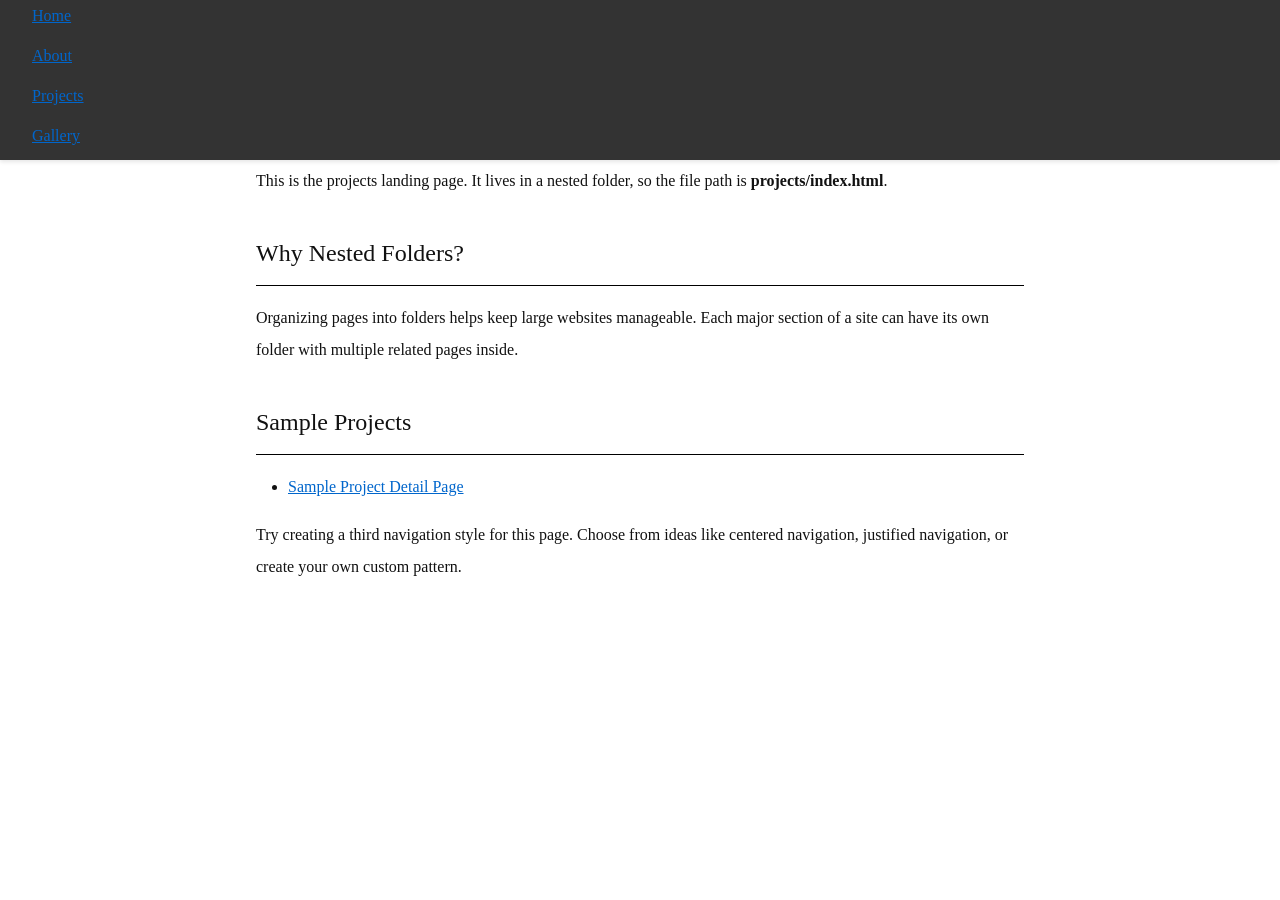
<file: week-06-exercise-01/projects/index.html>
<!DOCTYPE html>
<html lang="en">

<head>
  <meta charset="UTF-8">
  <meta name="viewport" content="width=device-width, initial-scale=1.0">
  <title>Navigation Lab - Projects</title>
  <link rel="stylesheet" href="../css/style.css">
</head>

<body>

  <nav class="nav-horizontal">
    <ul>
      <li><a href="../index.html">Home</a></li>
      <li><a href="../about.html">About</a></li>
      <li><a href="index.html">Projects</a></li>
      <li><a href="../gallery/index.html">Gallery</a></li>
    </ul>
  </nav>

  <main>
    <h1>Projects</h1>

    <p>This is the projects landing page. It lives in a nested folder, so the file path is
      <strong>projects/index.html</strong>.
    </p>

    <h2>Why Nested Folders?</h2>

    <p>Organizing pages into folders helps keep large websites manageable. Each major section of a site can have its own
      folder with multiple related pages inside.</p>

    <h2>Sample Projects</h2>

    <ul>
      <li><a href="project-detail.html">Sample Project Detail Page</a></li>
    </ul>

    <p>Try creating a third navigation style for this page. Choose from ideas like centered navigation, justified
      navigation, or create your own custom pattern.</p>
  </main>

</body>

</html>
</file>
<file: project-01/style.css>
/* ===== CSS Variables & Base Styles ===== */
:root {
  --color-bg: #0f172a;
  --color-bg-alt: #111827;
  --color-accent: #38bdf8;
  --color-accent-soft: #0ea5e9;
  --color-text: #e5e7eb;
  --color-text-muted: #9ca3af;
  --color-card-bg: #1f2937;
  --color-border: #1f2937;

  --font-body: system-ui, -apple-system, BlinkMacSystemFont, "Segoe UI",
    sans-serif;
  --font-heading: "Segoe UI", system-ui, sans-serif;
}

*,
*::before,
*::after {
  box-sizing: border-box;
}

body {
  margin: 0;
  font-family: var(--font-body);
  background-color: var(--color-bg);
  color: var(--color-text);
  line-height: 1.6;
}

/* ===== Layout ===== */
.site-header,
.section,
.site-footer {
  padding: 1.5rem 1.5rem;
}

.section-inner,
.footer-inner {
  max-width: 960px;
  margin: 0 auto;
}

/* ===== Header & Navigation ===== */
.site-header {
  display: flex;
  justify-content: space-between;
  align-items: center;
  border-bottom: 1px solid var(--color-border);
  background-color: var(--color-bg-alt);
}

.logo-area h1 {
  margin: 0;
  font-family: var(--font-heading);
  font-size: 1.8rem;
}

.tagline {
  margin: 0.25rem 0 0;
  color: var(--color-text-muted);
  font-size: 0.95rem;
}

.site-nav ul {
  list-style: none;
  display: flex;
  gap: 1rem;
  margin: 0;
  padding: 0;
}

.site-nav a {
  text-decoration: none;
  color: var(--color-text-muted);
  font-size: 0.95rem;
  padding: 0.4rem 0.6rem;
  border-radius: 999px;
  transition: color 0.2s ease, background-color 0.2s ease,
    transform 0.2s ease;
}

.site-nav a:hover {
  color: var(--color-bg);
  background-color: var(--color-accent);
  transform: translateY(-1px);
}

/* ===== Sections ===== */
.section {
  border-bottom: 1px solid var(--color-border);
}

.section h2 {
  font-family: var(--font-heading);
  font-size: 1.6rem;
  margin-bottom: 0.75rem;
}

.section p {
  margin: 0.5rem 0;
}

/* About */
.about-section p {
  max-width: 640px;
  color: var(--color-text-muted);
}

/* ===== Skills ===== */
.skills-grid {
  display: flex;
  flex-wrap: wrap;
  gap: 1rem;
  margin-top: 1rem;
}

.skill-card {
  flex: 1 1 200px;
  background-color: var(--color-card-bg);
  border-radius: 0.75rem;
  padding: 1rem;
  border: 1px solid var(--color-border);
  transition: transform 0.2s ease, box-shadow 0.2s ease,
    border-color 0.2s ease;
}

.skill-card h3 {
  margin-top: 0;
  font-size: 1.1rem;
}

.skill-card p {
  color: var(--color-text-muted);
  font-size: 0.95rem;
}

.skill-card:hover {
  transform: translateY(-3px);
  box-shadow: 0 10px 25px rgba(15, 23, 42, 0.6);
  border-color: var(--color-accent-soft);
}

/* ===== Projects ===== */
.section-intro {
  color: var(--color-text-muted);
  max-width: 640px;
}

.projects-grid {
  display: flex;
  flex-wrap: wrap;
  gap: 1.25rem;
  margin-top: 1.25rem;
}

.project-card {
  flex: 1 1 260px;
  background-color: var(--color-card-bg);
  border-radius: 0.75rem;
  overflow: hidden;
  border: 1px solid var(--color-border);
  display: flex;
  flex-direction: column;
  transition: transform 0.25s ease, box-shadow 0.25s ease,
    border-color 0.25s ease;
}

.project-image {
  height: 140px;
  background: linear-gradient(
    135deg,
    var(--color-accent),
    var(--color-accent-soft)
  );
}

.project-content {
  padding: 1rem;
}

.project-content h3 {
  margin-top: 0;
  font-size: 1.1rem;
}

.project-content p {
  color: var(--color-text-muted);
  font-size: 0.95rem;
}

.project-card:hover {
  transform: translateY(-4px);
  box-shadow: 0 12px 30px rgba(15, 23, 42, 0.7);
  border-color: var(--color-accent-soft);
}

/* ===== Footer ===== */
.site-footer {
  background-color: var(--color-bg-alt);
  border-top: 1px solid var(--color-border);
}

.footer-inner {
  display: flex;
  flex-direction: column;
  gap: 0.4rem;
  align-items: flex-start;
}

.site-footer a {
  color: var(--color-accent);
  text-decoration: none;
  transition: color 0.2s ease, text-shadow 0.2s ease;
}

.site-footer a:hover {
  color: var(--color-accent-soft);
  text-shadow: 0 0 6px rgba(56, 189, 248, 0.7);
}

.footer-note {
  color: var(--color-text-muted);
  font-size: 0.85rem;
}

/* ===== Responsive Design ===== */
@media (max-width: 720px) {
  .site-header {
    flex-direction: column;
    align-items: flex-start;
    gap: 0.75rem;
  }

  .site-nav ul {
    flex-wrap: wrap;
    justify-content: flex-start;
  }

  .section,
  .site-header,
  .site-footer {
    padding: 1.25rem 1rem;
  }

  .projects-grid,
  .skills-grid {
    flex-direction: column;
  }
}
</file>
<file: project-02/style.css>
/* === Anime Pastel Theme Variables === */
:root {
  --pink: #f9c5d5;
  --peach: #f7d1ba;
  --lavender: #d7c8f7;
  --blue: #a7c7f9;
  --dark: #2a2a2a;
  --light: #fff;
}

/* === Reset === */
* {
  margin: 0;
  padding: 0;
  box-sizing: border-box;
}

body {
  font-family: "Segoe UI", sans-serif;
  background: linear-gradient(180deg, #f9c5d5 0%, #e8d7f9 100%);
  color: var(--dark);
  line-height: 1.6;
}

/* === Header === */
.site-header {
  background: var(--light);
  border-bottom: 2px solid var(--blue);
}

/* Navigation */
.site-nav {
  max-width: 960px;
  margin: auto;
  padding: 1rem;
  display: flex;
  justify-content: space-between;
  align-items: center;
}

.logo {
  font-weight: 700;
  color: var(--dark);
  text-decoration: none;
}

.nav-toggle {
  display: none;
  background: none;
  border: none;
  font-size: 1.5rem;
}

/* Nav links */
.nav-links {
  list-style: none;
  display: flex;
  gap: 1rem;
}

.nav-links a {
  text-decoration: none;
  padding: 0.4rem 0.6rem;
  border-radius: 6px;
  color: var(--dark);
  transition: all 0.25s ease;
}

.nav-links a:hover {
  background: var(--blue);
  color: var(--light);
  box-shadow: 0 0 10px var(--blue);
}

.nav-links a[aria-current="page"] {
  font-weight: 600;
  border-bottom: 2px solid var(--lavender);
}

/* === Hero Section === */
.hero {
  padding: 2rem 0;
  gap: 3rem;
  display: grid;
  align-items: center;
}

.hero-content .hero-tagline {
  text-transform: uppercase;
  letter-spacing: 0.08em;
  font-size: 0.8rem;
  color: #6b7280;
}

.hero-content h1 {
  font-size: 2rem;
  margin: 0.5rem 0;
}

.hero-text {
  margin-bottom: 1.5rem;
}

.hero-actions {
  margin-top: 1rem;
  display: flex;
  gap: 1rem;
}

.hero-image {
  display: flex;
  justify-content: center;
}

.hero-image img {
  max-width: 180px;
  border-radius: 50%;
  border: 4px solid var(--light);
  box-shadow: 0 0 20px var(--blue);
}

/* === Buttons === */
.btn {
  padding: 0.6rem 1.2rem;
  border-radius: 999px;
  text-decoration: none;
  transition: all 0.25s ease;
}

.btn-primary {
  background: var(--blue);
  color: var(--light);
}

.btn-outline {
  border: 2px solid var(--blue);
  color: var(--blue);
}

.btn:hover {
  transform: translateY(-3px);
  box-shadow: 0 0 15px var(--blue);
}

/* === Sections === */
.section {
  margin-bottom: 2.5rem;
}

.section-highlight {
  background: var(--light);
  padding: 1.5rem;
  border-radius: 12px;
  box-shadow: 0 8px 20px rgba(15, 23, 42, 0.05);
}

/* === Cards === */
.cards {
  display: grid;
  gap: 1rem;
  max-width: 900px;
  margin: auto;
}

.card {
  background: var(--light);
  padding: 1rem;
  border-radius: 10px;
  border: 2px solid var(--peach);
  box-shadow: 0 0 10px rgba(0,0,0,0.05);
}

/* === Projects Grid === */
.projects-grid {
  display: grid;
  gap: 1.5rem;
}

.project-card {
  background: var(--light);
  padding: 1.25rem;
  border-radius: 10px;
  border: 2px solid var(--lavender);
}

.project-meta {
  margin-top: 0.75rem;
  font-size: 0.85rem;
  color: #6b7280;
}

/* === Contact Form === */
.contact-form {
  background: var(--light);
  padding: 1.5rem;
  border-radius: 12px;
  border: 2px solid var(--pink);
  max-width: 480px;
  margin: auto;
}

.form-group {
  margin-bottom: 1rem;
}

.form-group label {
  display: block;
  margin-bottom: 0.25rem;
  font-weight: 500;
}

.form-group input,
.form-group textarea {
  width: 100%;
  padding: 0.5rem 0.75rem;
  border-radius: 6px;
  border: 1px solid #d1d5db;
  font: inherit;
}

/* === Footer === */
.site-footer {
  margin-top: 3rem;
  padding: 1rem 0;
  text-align: center;
  background: var(--light);
  border-top: 2px solid var(--blue);
}

/* === Responsive Breakpoints === */
@media (min-width: 640px) {
  .hero {
    grid-template-columns: 2fr 1fr;
  }

  .cards {
    grid-template-columns: repeat(3, 1fr);
  }

  .projects-grid {
    grid-template-columns: repeat(2, 1fr);
  }
}

@media (max-width: 640px) {
  .nav-toggle {
    display: block;
  }

  .nav-links {
    display: none;
  }
}
</file>
<file: week-03-exercise-01/style.css>
/* Universal box-sizing rule */
* {
    box-sizing: border-box;
}

/* Body styling */
body {
    font-family: Arial, Helvetica, sans-serif;
    background-color: #e6f0ff;
    margin: 40px;
    padding: 20px;
}

/* Card container */
.card {
    max-width: 600px;
    margin: 0 auto;
    padding: 32px;
    background-color: #ffffff;
    border: 4px solid #4a90e2;
    border-radius: 8px;
}

/* Heading styling */
.card h1 {
    color: #1a3d6f;
    font-size: 2rem;
    margin-bottom: 16px;
}

/* Paragraph styling */
.card p {
    color: #333333;
    font-size: 1rem;
    margin: 0;
}
</file>
<file: week-04-exercise-01/style.css>
/* Global box model */
* {
    box-sizing: border-box;
}

/* Base layout */
html,
body {
    min-height: 100vh;
    margin: 0;
}

/* Page styling */
body {
    font-family: "Times New Roman", serif;
    line-height: 2;
    display: flex;
    justify-content: center;
    align-items: flex-start;
    padding: 32px 0;
}

/* Main content container */
main {
    max-width: 800px;
    width: 90%;
    padding: 16px;
    border: 1px solid rgba(0, 0, 0, 0.25);
}

/* Main heading */
h1 {
    font-weight: normal;
    font-size: 48px;
    line-height: 1em;
    margin-top: 48px;
    margin-bottom: 48px;
    text-align: center;
}

/* Section heading */
h2 {
    font-size: 24px;
    margin-top: 48px;
    margin-bottom: 16px;
    border-bottom: 1px solid rgba(0, 0, 0, 1);
    padding-bottom: 16px;
}

/* Paragraph spacing */
p {
    margin-bottom: 16px;
}

/* Screenshot container */
.screenshot-container {
    margin: 32px 0;
    padding: 16px;
    border: 1px solid rgba(0, 0, 0, 1);
    text-align: center;
}

/* Screenshot image styling */
.screenshot-container img {
    max-width: 100%;
    height: auto;
    display: block;
    margin: 0 auto;
    border: 1px solid rgba(0, 0, 0, 0.25);
}
</file>
<file: week-04-exercise-02/style.css>
/* Global Styles */
body {
    font-family: Arial, sans-serif;
    margin: 0;
    padding: 0;
    background: #0f0f0f;
    color: #f2f2f2;
}

header {
    text-align: center;
    padding: 40px 20px;
    background: #1a1a1a;
}

header h1 {
    margin: 0;
    font-size: 2.5rem;
}

header p {
    margin-top: 10px;
    font-size: 1.1rem;
    color: #cccccc;
}

/* Flexbox Layout */
.collection-container {
    display: flex;
    flex-wrap: wrap;
    justify-content: center;
    gap: 25px;
    padding: 40px 20px;
}

.collection-item {
    background: #1e1e1e;
    border-radius: 12px;
    padding: 20px;
    width: 300px;
    text-align: center;
    transition: transform 0.2s ease, box-shadow 0.2s ease;
}

.collection-item:hover {
    transform: translateY(-6px);
    box-shadow: 0 8px 20px rgba(0,0,0,0.4);
}

.collection-item img {
    width: 100%;
    border-radius: 10px;
}

.collection-item h2 {
    margin: 15px 0 10px;
    font-size: 1.4rem;
}

.collection-item p {
    color: #cccccc;
    font-size: 0.95rem;
}

/* Responsive Design */
@media (max-width: 768px) {
    .collection-item {
        width: 45%;
    }
}

@media (max-width: 480px) {
    .collection-item {
        width: 100%;
    }

    header h1 {
        font-size: 2rem;
    }
}
</file>
<file: week-05-exercise-01/style.css>
* {
    margin: 0;
    padding: 0;
    box-sizing: border-box;
}

body {
    font-family: "Times New Roman", serif;
    line-height: 2;
    background-color: #fafafa;
    color: #1F2937;
    padding: 32px 16px;
}

.container {
    max-width: 800px;
    margin: 0 auto;
    display: flex;
    flex-direction: column;
    gap: 48px;
}

h1 {
    font-size: 48px;
    line-height: 1em;
    font-weight: normal;
    text-align: center;
    margin-bottom: 16px;
}

.subtitle {
    text-align: center;
    font-size: 16px;
    color: #6B7280;
    margin-bottom: 32px;
}

h2 {
    font-size: 24px;
    font-weight: normal;
    border-bottom: 1px solid rgba(0, 0, 0, 1);
    padding-bottom: 8px;
    margin-bottom: 16px;
}

.button-section {
    padding: 32px;
    background-color: #ffffff;
    border: 1px solid rgba(0, 0, 0, 0.25);
}

.button-section p {
    font-size: 16px;
    margin-bottom: 24px;
}

button {
    font-family: "Times New Roman", serif;
    font-size: 16px;
    cursor: pointer;
    border-radius: 0;
}

/* ------------------------------ */
/* Button Style 01: Color Fade    */
/* ------------------------------ */

.button-01 {
    background-color: #0066CC;
    color: #ffffff;
    padding: 16px 32px;
    border: 2px solid #0066CC;
    transition: background-color 0.3s ease, color 0.3s ease, border-color 0.3s ease;
}

.button-01:hover {
    background-color: #ffffff;
    color: #0066CC;
    border-color: #0066CC;
}

/* ------------------------------ */
/* Button Style 02: Lift & Shadow */
/* ------------------------------ */

.button-02 {
    background-color: #0e6027;
    color: #ffffff;
    padding: 16px 32px;
    border: 2px solid #0e6027;
    transition: transform 0.3s ease, box-shadow 0.3s ease;
}

.button-02:hover {
    transform: translateY(-4px);
    box-shadow: 0 8px 16px rgba(0, 0, 0, 0.2);
}

/* ------------------------------ */
/* Button Style 03: Slide Effect  */
/* ------------------------------ */

.button-03 {
    background-color: #4a90e2;
    color: #ffffff;
    padding: 16px 32px;
    border: 2px solid #4a90e2;
    transition: background-color 0.3s ease, transform 0.3s ease;
}

.button-03:hover {
    background-color: #ffffff;
    color: #4a90e2;
    transform: translateX(6px);
}

/* ------------------------------ */
/* Button Style 04: Shadow Lift   */
/* ------------------------------ */

.button-04 {
    background-color: #ffffff;
    color: #1F2937;
    padding: 16px 32px;
    border: 2px solid #1F2937;
    transition: transform 0.3s ease, box-shadow 0.3s ease;
}

.button-04:hover {
    transform: translateY(-4px);
    box-shadow: 0 8px 16px rgba(0, 0, 0, 0.25);
}

/* ------------------------------ */
/* Button Style 05: Color Fade 2  */
/* ------------------------------ */

.button-05 {
    background-color: #ff8a5c;
    color: #ffffff;
    padding: 16px 32px;
    border: 2px solid #ff8a5c;
    transition: background-color 0.4s ease-in-out, color 0.4s ease-in-out, border-color 0.4s ease-in-out;
}

.button-05:hover {
    background-color: #ffffff;
    color: #ff8a5c;
    border-color: #ff8a5c;
}

/* ------------------------------ */
/* Button Style 06: Pop & Glow    */
/* ------------------------------ */

.button-06 {
    background-color: #6a4df5;
    color: #ffffff;
    padding: 16px 32px;
    border: 2px solid #6a4df5;
    transition: transform 0.25s ease, box-shadow 0.25s ease, background-color 0.25s ease;
}

.button-06:hover {
    transform: scale(1.08);
    background-color: #7b5fff;
    box-shadow: 0 0 18px rgba(122, 94, 255, 0.6);
}
</file>
<file: week-06-exercise-01/css/style.css>
* {
  margin: 0;
  padding: 0;
  box-sizing: border-box;
}

body {
  font-family: "Times New Roman", serif;
  font-size: 16px;
  line-height: 2;
  color: #111111;
  background-color: #ffffff;
  display: flex;
  justify-content: center;
  align-items: flex-start;
  min-height: 100vh;
  padding: 32px 0;
}

main {
  max-width: 800px;
  width: 100%;
  padding: 0 16px;
}

h1 {
  font-size: 3.75rem;
  font-weight: normal;
  line-height: 1em;
  letter-spacing: -0.25rem;
  text-align: center;
  margin-bottom: 24px;
  padding-bottom: 48px;
  border-bottom: 1px solid rgba(0, 0, 0, 1);
}

h2 {
  font-size: 24px;
  font-weight: normal;
  margin-top: 32px;
  margin-bottom: 16px;
  padding-bottom: 8px;
  border-bottom: 1px solid rgba(0, 0, 0, 1);
}

p {
  margin-bottom: 16px;
}

ul {
  margin-left: 32px;
  margin-bottom: 16px;
}

li {
  margin-bottom: 8px;
}

a {
  color: #0066CC;
  text-decoration: underline;
}

a:hover {
  color: #004499;
}

code {
  font-family: monospace;
  background-color: #f5f5f5;
  padding: 2px 6px;
  border: 1px solid rgba(0, 0, 0, 0.25);
}

/* ------------------------------ */
/* NAV SIMPLE (Vertical Sidebar)  */
/* ------------------------------ */

.nav-simple {
  position: fixed;
  left: 32px;
  top: 32px;
  width: 200px;
}

.nav-simple ul {
  list-style: none;
  margin: 0;
  padding: 0;
}

.nav-simple li {
  margin-bottom: 8px;
}

.nav-simple a {
  display: block;
  padding: 8px 16px;
  color: #0066CC;
  text-decoration: none;
  background-color: #fafafa;
  border: 1px solid rgba(0, 0, 0, 0.25);
  transition: background-color 0.3s ease, color 0.3s ease;
}

.nav-simple a:hover {
  background-color: #0066CC;
  color: #ffffff;
}

.nav-simple + main {
  margin-left: 232px;
}

/* -------------------------------- */
/* NAV HORIZONTAL (Top Navigation)  */
/* -------------------------------- */

.nav-horizontal {
  position: fixed;
  top: 0;
  left: 0;
  right: 0;
  background-color: #333333;
  padding: 0 32px;
  box-shadow: 0 2px 4px rgba(0, 0, 0, 0.1);
  z-index: 1000;
}

.nav-horizontal ul {
  list-style: none;
  margin: 0;
  padding:
</file>
